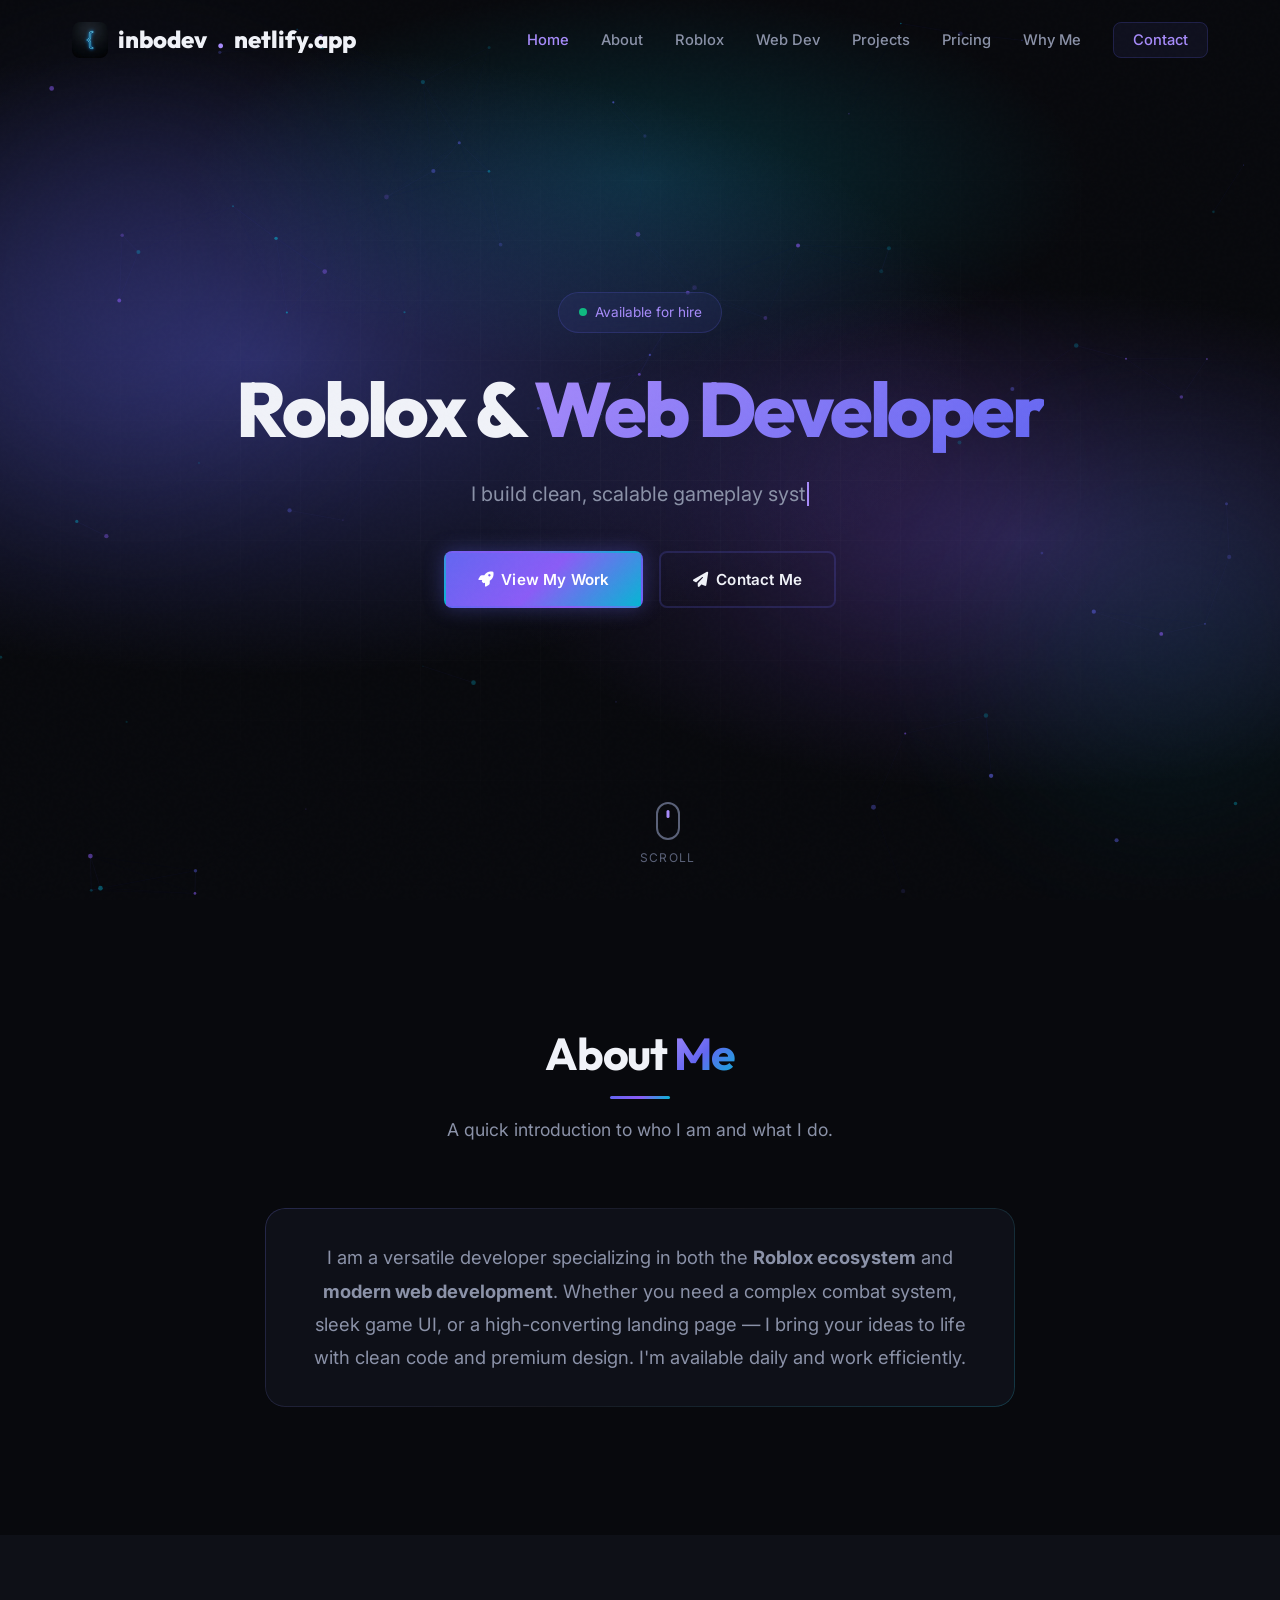
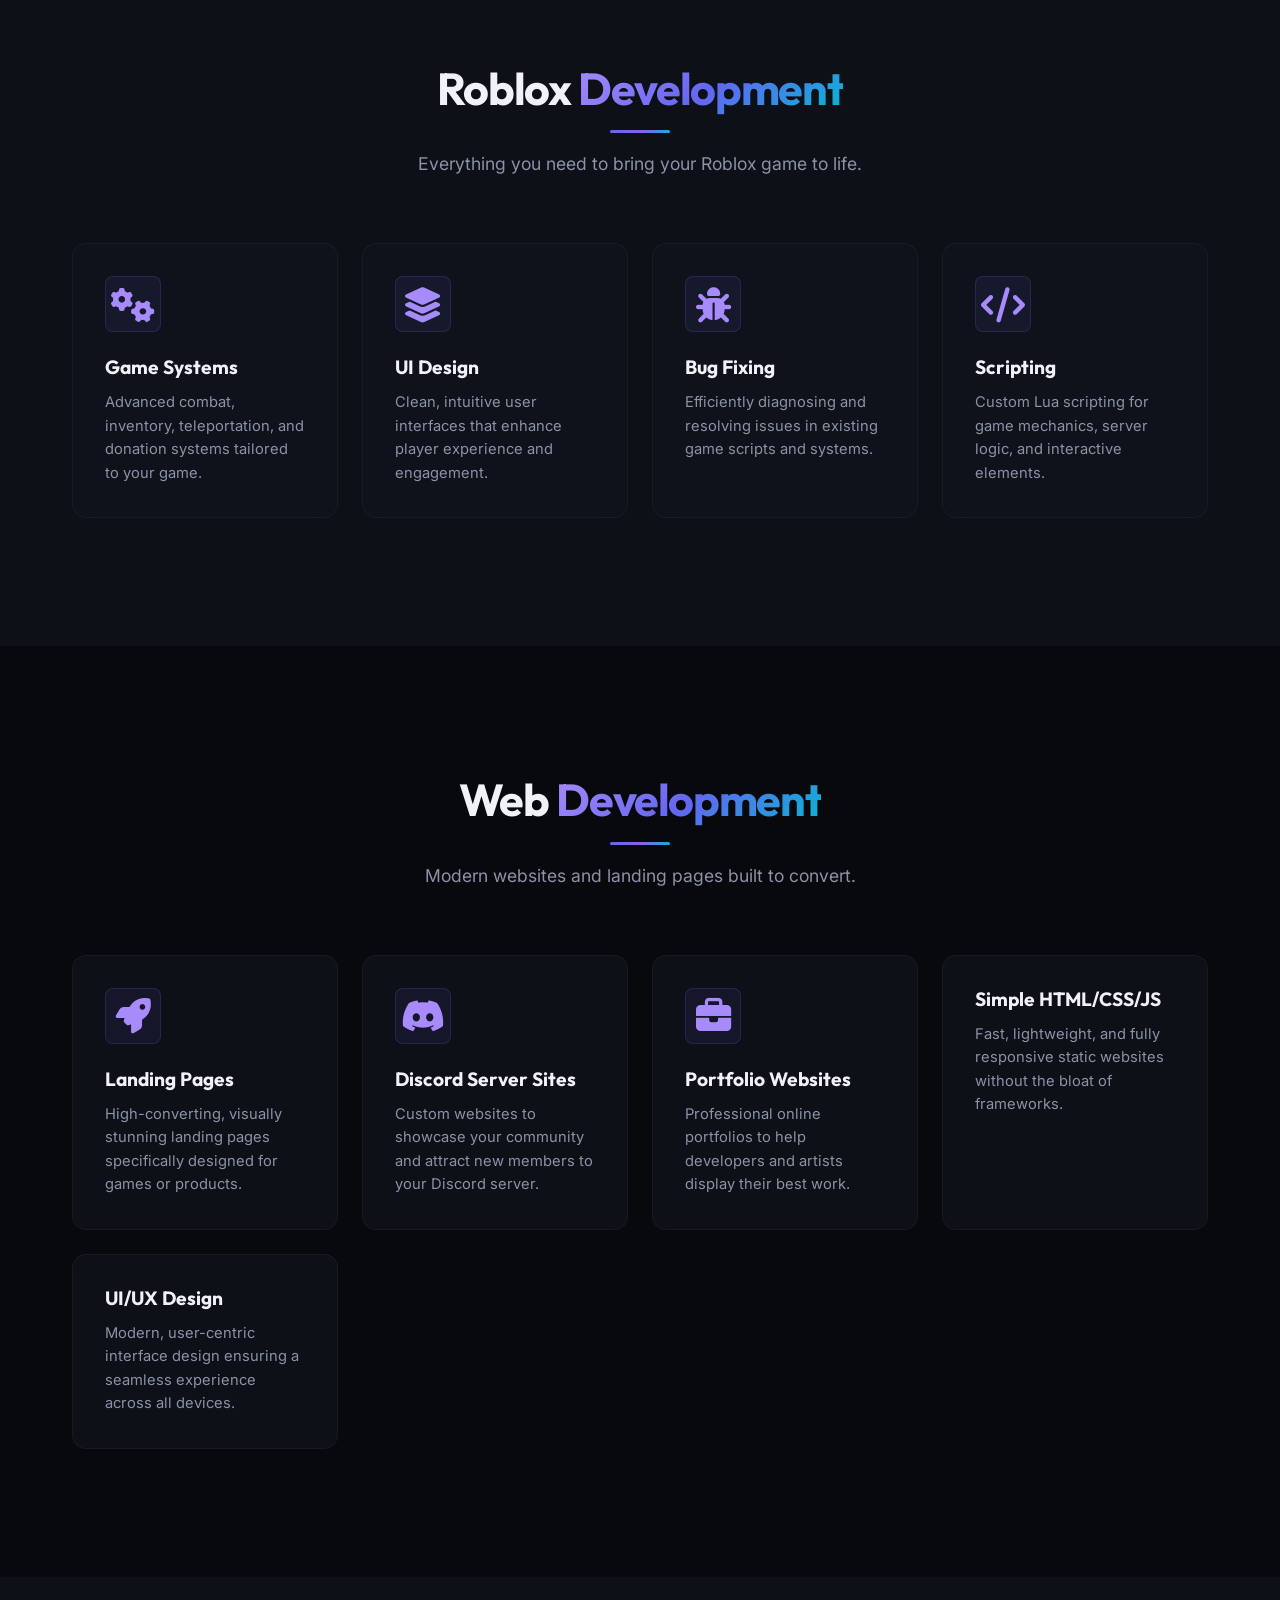
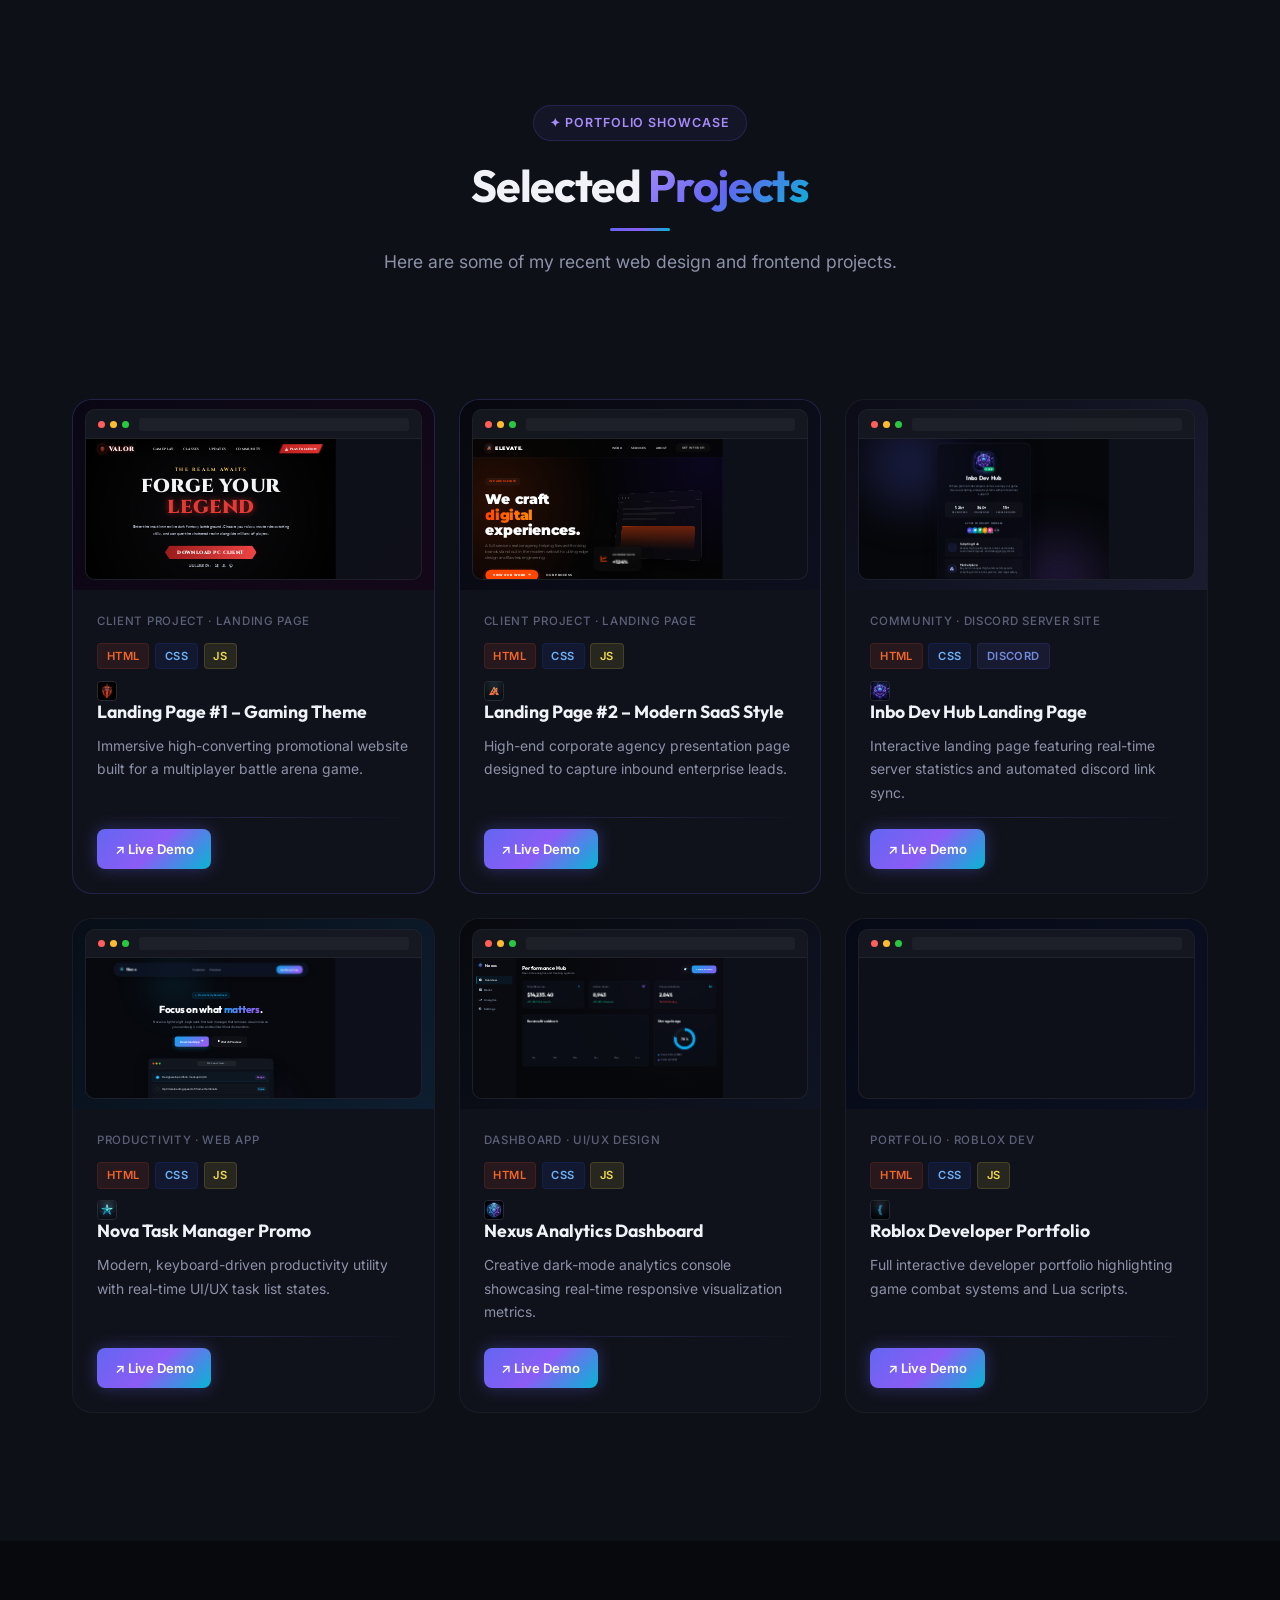
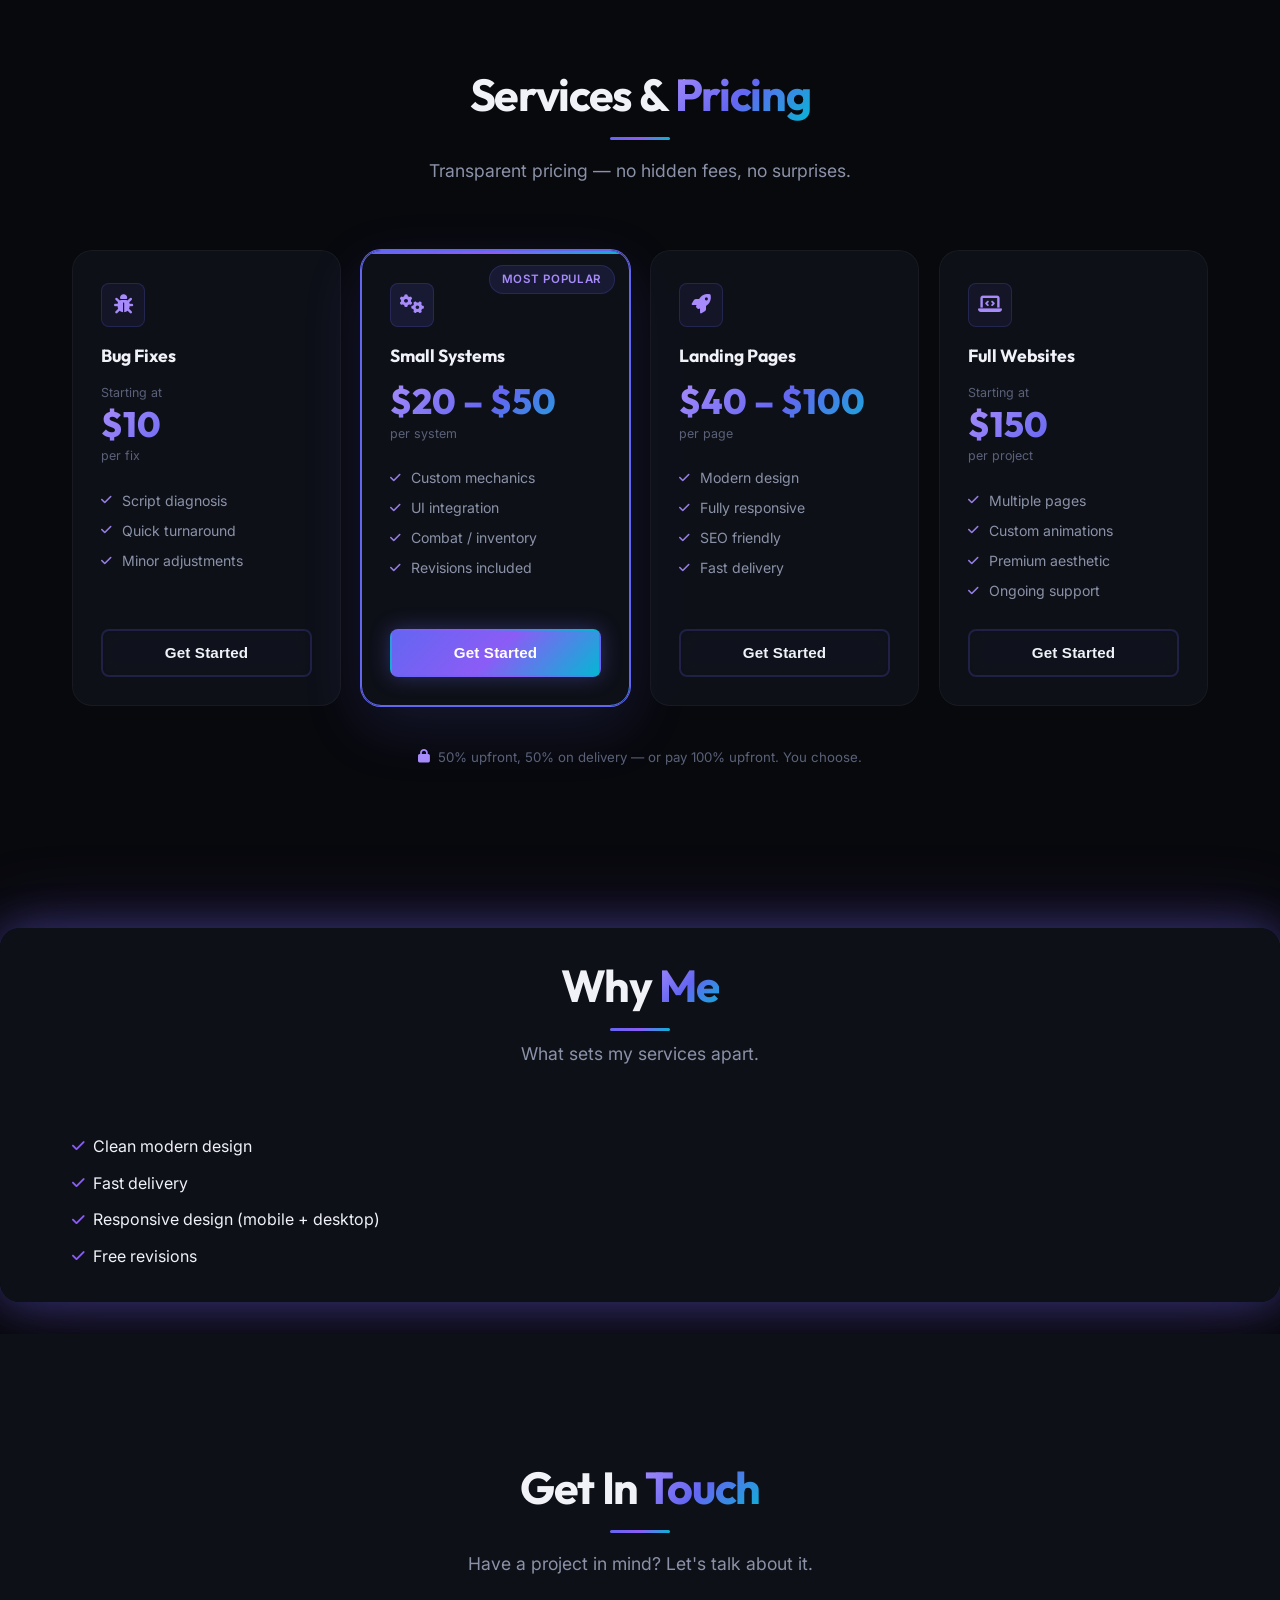
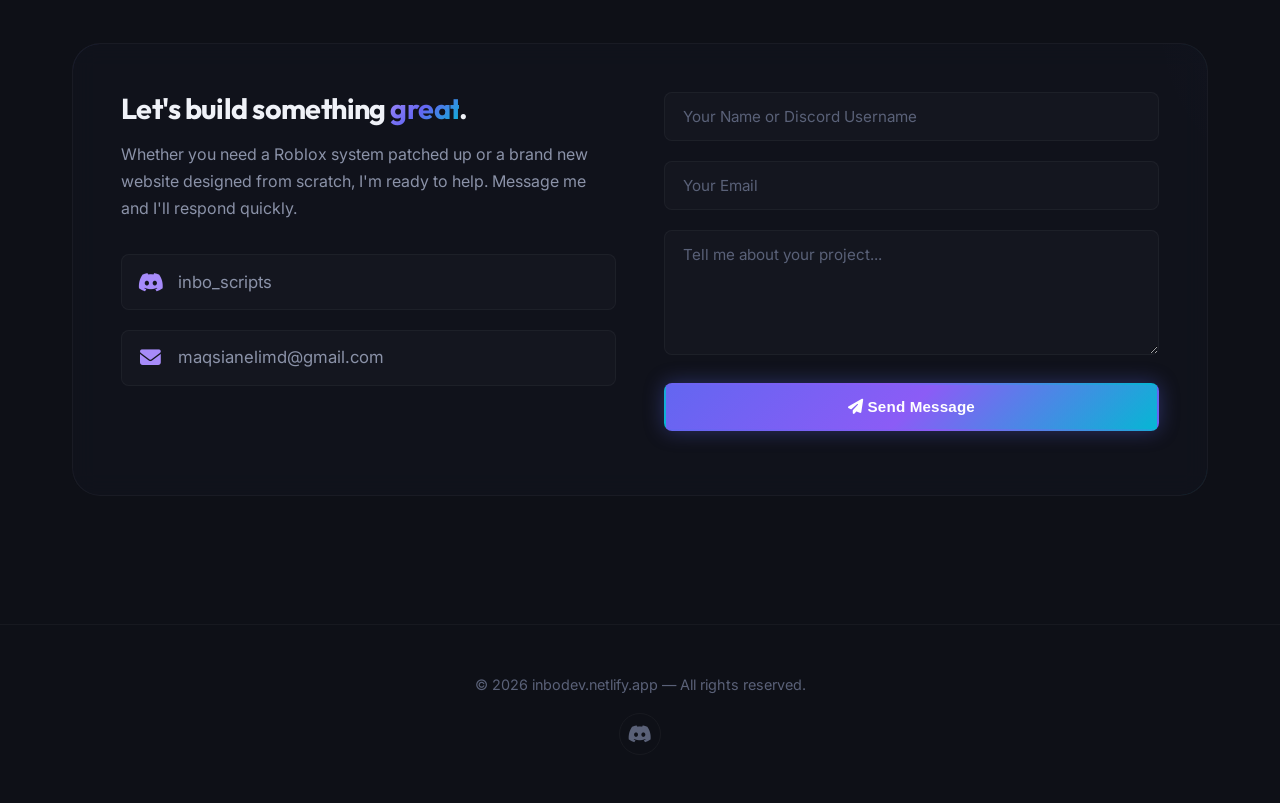
<file: index.html>
<!DOCTYPE html>
<html lang="en">
<head>
    <meta charset="UTF-8">
    <meta name="viewport" content="width=device-width, initial-scale=1.0">
    <meta name="description" content="Professional Roblox & Web Developer — Custom game systems, UI design, and modern landing pages built with precision.">
    <title>inbodev.netlify.app — Roblox & Web Developer</title>
    <link rel="icon" type="image/png" href="assets/portfolio_logo.png">
    <link rel="preconnect" href="https://fonts.googleapis.com">
    <link rel="preconnect" href="https://fonts.gstatic.com" crossorigin>
    <link href="https://fonts.googleapis.com/css2?family=Inter:wght@300;400;500;600;700&family=Outfit:wght@400;600;700;800&display=swap" rel="stylesheet">
    <link rel="stylesheet" href="https://cdnjs.cloudflare.com/ajax/libs/font-awesome/6.4.0/css/all.min.css">
    <style>
/* ============================================
   PREMIUM PORTFOLIO — Design System
   ============================================ */

:root {
    --bg-primary: #08090d;
    --bg-secondary: #0e1017;
    --bg-elevated: #13151c;
    --bg-card: rgba(18, 20, 30, 0.7);
    --bg-card-hover: rgba(25, 28, 42, 0.85);
    --text-primary: #f0f2f8;
    --text-secondary: #8b92a8;
    --text-muted: #5a6178;
    --accent-1: #6366f1;
    --accent-2: #8b5cf6;
    --accent-3: #a78bfa;
    --accent-4: #06b6d4;
    --gradient-accent: linear-gradient(135deg, var(--accent-1), var(--accent-2), var(--accent-4));
    --gradient-accent-text: linear-gradient(135deg, var(--accent-3), var(--accent-1), var(--accent-4));
    --glow-accent: rgba(99, 102, 241, 0.35);
    --glow-purple: rgba(139, 92, 246, 0.25);
    --glow-cyan: rgba(6, 182, 212, 0.2);
    --border-subtle: rgba(255, 255, 255, 0.04);
    --border-accent: rgba(99, 102, 241, 0.2);
    --border-glow: rgba(139, 92, 246, 0.35);
    --font-heading: 'Outfit', sans-serif;
    --font-body: 'Inter', sans-serif;
    --ease-out-expo: cubic-bezier(0.16, 1, 0.3, 1);
    --ease-spring: cubic-bezier(0.34, 1.56, 0.64, 1);
    --transition-fast: 0.2s var(--ease-out-expo);
    --transition-base: 0.4s var(--ease-out-expo);
    --transition-slow: 0.7s var(--ease-out-expo);
    --shadow-sm: 0 2px 8px rgba(0,0,0,0.3);
    --shadow-md: 0 8px 30px rgba(0,0,0,0.4);
    --shadow-lg: 0 20px 60px rgba(0,0,0,0.5);
    --shadow-glow: 0 0 40px var(--glow-accent), 0 0 80px var(--glow-purple);
    --shadow-glow-sm: 0 0 20px var(--glow-accent);
    --section-padding: 8rem 0;
    --container-max: 1200px;
    --radius-sm: 8px;
    --radius-md: 14px;
    --radius-lg: 20px;
    --radius-xl: 28px;
}

*, *::before, *::after { margin: 0; padding: 0; box-sizing: border-box; }

html { scroll-behavior: smooth; -webkit-font-smoothing: antialiased; -moz-osx-font-smoothing: grayscale; }

body {
    font-family: var(--font-body);
    background-color: var(--bg-primary);
    color: var(--text-primary);
    line-height: 1.7;
    overflow-x: hidden;
    position: relative;
}

body::before {
    content: '';
    position: fixed;
    inset: 0;
    background-image: url("data:image/svg+xml,%3Csvg viewBox='0 0 256 256' xmlns='http://www.w3.org/2000/svg'%3E%3Cfilter id='noise'%3E%3CfeTurbulence type='fractalNoise' baseFrequency='0.9' numOctaves='4' stitchTiles='stitch'/%3E%3C/filter%3E%3Crect width='100%25' height='100%25' filter='url(%23noise)' opacity='0.03'/%3E%3C/svg%3E");
    pointer-events: none;
    z-index: 9999;
    opacity: 0.4;
}

h1, h2, h3, h4, h5, h6 { font-family: var(--font-heading); line-height: 1.15; font-weight: 700; }
a { text-decoration: none; color: inherit; transition: color var(--transition-fast); }
ul { list-style: none; }
img { max-width: 100%; display: block; }
::selection { background: var(--accent-1); color: #fff; }

.container { max-width: var(--container-max); margin: 0 auto; padding: 0 2rem; }
.section { padding: var(--section-padding); position: relative; }
.alt-bg { background-color: var(--bg-secondary); }

/* Scroll Reveal */
.reveal { opacity: 0; transform: translateY(40px); transition: opacity 0.8s var(--ease-out-expo), transform 0.8s var(--ease-out-expo); }
.reveal.revealed { opacity: 1; transform: translateY(0); }
.reveal-left { opacity: 0; transform: translateX(-50px); transition: opacity 0.8s var(--ease-out-expo), transform 0.8s var(--ease-out-expo); }
.reveal-left.revealed { opacity: 1; transform: translateX(0); }
.reveal-right { opacity: 0; transform: translateX(50px); transition: opacity 0.8s var(--ease-out-expo), transform 0.8s var(--ease-out-expo); }
.reveal-right.revealed { opacity: 1; transform: translateX(0); }
.reveal-scale { opacity: 0; transform: scale(0.9); transition: opacity 0.8s var(--ease-out-expo), transform 0.8s var(--ease-out-expo); }
.reveal-scale.revealed { opacity: 1; transform: scale(1); }
.stagger-children .reveal:nth-child(1) { transition-delay: 0ms; }
.stagger-children .reveal:nth-child(2) { transition-delay: 100ms; }
.stagger-children .reveal:nth-child(3) { transition-delay: 200ms; }
.stagger-children .reveal:nth-child(4) { transition-delay: 300ms; }
.stagger-children .reveal:nth-child(5) { transition-delay: 400ms; }
.stagger-children .reveal:nth-child(6) { transition-delay: 500ms; }

.gradient-text { background: var(--gradient-accent-text); -webkit-background-clip: text; -webkit-text-fill-color: transparent; background-clip: text; }
.accent { color: var(--accent-3); }

.section-title { font-size: 2.8rem; text-align: center; margin-bottom: 1rem; letter-spacing: -0.03em; }
.section-subtitle { text-align: center; color: var(--text-secondary); font-size: 1.1rem; max-width: 600px; margin: 0 auto 4rem; }
.section-title::after { content: ''; display: block; width: 60px; height: 3px; background: var(--gradient-accent); margin: 1rem auto 0; border-radius: 2px; }

/* Buttons */
.btn { display: inline-flex; align-items: center; justify-content: center; gap: 0.5rem; padding: 0.85rem 2rem; border-radius: var(--radius-sm); font-weight: 600; font-size: 0.95rem; cursor: pointer; text-align: center; border: 2px solid transparent; position: relative; overflow: hidden; transition: all var(--transition-base); letter-spacing: 0.01em; }
.btn::before { content: ''; position: absolute; inset: 0; background: linear-gradient(135deg, rgba(255,255,255,0.1), rgba(255,255,255,0)); opacity: 0; transition: opacity var(--transition-fast); }
.btn:hover::before { opacity: 1; }
.btn-primary { background: var(--gradient-accent); color: #fff; box-shadow: var(--shadow-glow-sm); }
.btn-primary:hover { transform: translateY(-3px); box-shadow: var(--shadow-glow); filter: brightness(1.15); }
.btn-primary:active { transform: translateY(-1px); }
.btn-secondary { background: transparent; border-color: var(--border-accent); color: var(--text-primary); backdrop-filter: blur(8px); }
.btn-secondary:hover { border-color: var(--accent-2); color: var(--accent-3); transform: translateY(-3px); box-shadow: 0 0 25px var(--glow-purple); }
.btn-outline { background: transparent; border-color: var(--border-accent); color: var(--accent-3); padding: 0.65rem 1.4rem; font-size: 0.9rem; }
.btn-outline:hover { background: var(--gradient-accent); border-color: transparent; color: #fff; transform: translateY(-2px); box-shadow: var(--shadow-glow-sm); }
.btn-block { display: block; width: 100%; }

/* Navbar */
.navbar { position: fixed; top: 0; width: 100%; z-index: 1000; transition: all var(--transition-base); background: transparent; border-bottom: 1px solid transparent; }
.navbar.scrolled { background: rgba(8, 9, 13, 0.85); backdrop-filter: blur(20px) saturate(1.8); border-bottom: 1px solid var(--border-subtle); box-shadow: 0 4px 30px rgba(0,0,0,0.3); }
.nav-container { max-width: var(--container-max); margin: 0 auto; padding: 1.2rem 2rem; display: flex; justify-content: space-between; align-items: center; }
.logo { font-family: var(--font-heading); font-size: 1.5rem; font-weight: 800; display: flex; align-items: center; gap: 10px; }
.logo img { height: 36px; border-radius: var(--radius-sm); transition: transform var(--transition-fast); }
.logo:hover img { transform: scale(1.1) rotate(-3deg); }
.nav-links { display: flex; gap: 2rem; align-items: center; }
.nav-links a { font-size: 0.92rem; font-weight: 500; color: var(--text-secondary); position: relative; padding: 0.25rem 0; transition: color var(--transition-base), transform var(--transition-base); }
.nav-links a:hover { color: var(--text-primary); transform: scale(1.05); }
.nav-links a::after { content: ''; position: absolute; bottom: -2px; left: 0; width: 0; height: 2px; background: var(--gradient-accent); border-radius: 1px; transition: width var(--transition-base); }
.nav-links a:hover::after { width: 100%; }
.btn-nav { background: rgba(99, 102, 241, 0.08) !important; color: var(--accent-3) !important; padding: 0.5rem 1.2rem !important; border-radius: var(--radius-sm) !important; border: 1px solid var(--border-accent) !important; transition: all var(--transition-base) !important; }
.btn-nav::after { display: none !important; }
.btn-nav:hover { background: var(--accent-1) !important; color: #fff !important; border-color: var(--accent-1) !important; box-shadow: var(--shadow-glow-sm) !important; transform: translateY(-2px) !important; }
.hamburger { display: none; font-size: 1.5rem; cursor: pointer; color: var(--text-primary); transition: color var(--transition-fast); }
.hamburger:hover { color: var(--accent-3); }

/* Hero */
.hero { min-height: 100vh; display: flex; align-items: center; justify-content: center; text-align: center; position: relative; padding: 0 2rem; overflow: hidden; }
.hero::before { content: ''; position: absolute; inset: 0; background: radial-gradient(ellipse 80% 50% at 20% 40%, var(--glow-accent) 0%, transparent 70%), radial-gradient(ellipse 60% 40% at 80% 60%, var(--glow-purple) 0%, transparent 70%), radial-gradient(ellipse 50% 30% at 50% 20%, var(--glow-cyan) 0%, transparent 70%); animation: meshFloat 12s ease-in-out infinite alternate; z-index: 0; }
@keyframes meshFloat { 0% { opacity: 0.6; transform: scale(1) rotate(0deg); } 50% { opacity: 0.8; transform: scale(1.05) rotate(1deg); } 100% { opacity: 0.6; transform: scale(1) rotate(-1deg); } }
.hero-grid-pattern { position: absolute; inset: 0; background-image: linear-gradient(rgba(255,255,255,0.02) 1px, transparent 1px), linear-gradient(90deg, rgba(255,255,255,0.02) 1px, transparent 1px); background-size: 60px 60px; z-index: 1; mask-image: radial-gradient(ellipse 70% 60% at center, black, transparent); }
#particles-canvas { position: absolute; inset: 0; z-index: 1; pointer-events: none; }
.hero-content { max-width: 900px; z-index: 3; position: relative; }
.hero-badge { display: inline-flex; align-items: center; gap: 0.5rem; padding: 0.5rem 1.2rem; background: rgba(99, 102, 241, 0.08); border: 1px solid var(--border-accent); border-radius: 50px; font-size: 0.85rem; color: var(--accent-3); margin-bottom: 2rem; backdrop-filter: blur(10px); animation: fadeInDown 1s var(--ease-out-expo) 0.2s both; }
.hero-badge .pulse-dot { width: 8px; height: 8px; background: #10b981; border-radius: 50%; animation: pulse 2s ease-in-out infinite; }
@keyframes pulse { 0%, 100% { opacity: 1; transform: scale(1); } 50% { opacity: 0.5; transform: scale(1.5); } }
.hero-title { font-size: clamp(3rem, 6vw, 5rem); font-weight: 800; letter-spacing: -0.04em; margin-bottom: 1.5rem; animation: fadeInUp 1s var(--ease-out-expo) 0.4s both; }
.hero-title .gradient-text { background-size: 200% 200%; animation: gradientShift 4s ease-in-out infinite; }
@keyframes gradientShift { 0%, 100% { background-position: 0% 50%; } 50% { background-position: 100% 50%; } }
.hero-subtitle { font-size: 1.25rem; color: var(--text-secondary); margin-bottom: 2.5rem; max-width: 600px; margin-left: auto; margin-right: auto; animation: fadeInUp 1s var(--ease-out-expo) 0.6s both; }
.typewriter-cursor { display: inline-block; width: 2px; height: 1.2em; background: var(--accent-3); margin-left: 2px; vertical-align: text-bottom; animation: blink 1s step-end infinite; }
@keyframes blink { 0%, 100% { opacity: 1; } 50% { opacity: 0; } }
.hero-buttons { display: flex; gap: 1rem; justify-content: center; animation: fadeInUp 1s var(--ease-out-expo) 0.8s both; }
.hero-orb { position: absolute; border-radius: 50%; filter: blur(80px); z-index: 0; pointer-events: none; }
.hero-orb-1 { width: 400px; height: 400px; background: var(--accent-1); opacity: 0.12; top: 10%; left: -5%; animation: float1 8s ease-in-out infinite; }
.hero-orb-2 { width: 350px; height: 350px; background: var(--accent-4); opacity: 0.08; bottom: 10%; right: -5%; animation: float2 10s ease-in-out infinite; }
.hero-orb-3 { width: 250px; height: 250px; background: var(--accent-2); opacity: 0.1; top: 40%; right: 20%; animation: float3 12s ease-in-out infinite; }
@keyframes float1 { 0%, 100% { transform: translate(0, 0); } 50% { transform: translate(30px, -40px); } }
@keyframes float2 { 0%, 100% { transform: translate(0, 0); } 50% { transform: translate(-25px, 35px); } }
@keyframes float3 { 0%, 100% { transform: translate(0, 0); } 50% { transform: translate(-20px, -30px); } }
.scroll-indicator { position: absolute; bottom: 2rem; left: 50%; transform: translateX(-50%); z-index: 3; display: flex; flex-direction: column; align-items: center; gap: 0.5rem; color: var(--text-muted); font-size: 0.75rem; letter-spacing: 0.1em; text-transform: uppercase; animation: fadeInUp 1s var(--ease-out-expo) 1.2s both; }
.scroll-indicator .mouse { width: 24px; height: 38px; border: 2px solid var(--text-muted); border-radius: 12px; position: relative; }
.scroll-indicator .mouse::after { content: ''; width: 3px; height: 8px; background: var(--accent-3); border-radius: 2px; position: absolute; top: 6px; left: 50%; transform: translateX(-50%); animation: scrollDot 2s ease-in-out infinite; }
@keyframes scrollDot { 0% { opacity: 1; transform: translateX(-50%) translateY(0); } 100% { opacity: 0; transform: translateX(-50%) translateY(14px); } }
@keyframes fadeInUp { from { opacity: 0; transform: translateY(30px); } to { opacity: 1; transform: translateY(0); } }
@keyframes fadeInDown { from { opacity: 0; transform: translateY(-20px); } to { opacity: 1; transform: translateY(0); } }

/* About */
.about-content { display: flex; justify-content: center; }
.about-text { max-width: 750px; text-align: center; font-size: 1.15rem; color: var(--text-secondary); line-height: 1.8; }
.about-text p { position: relative; padding: 2rem 2.5rem; background: var(--bg-card); border: 1px solid var(--border-subtle); border-radius: var(--radius-lg); backdrop-filter: blur(12px); }
.about-text p::before { content: ''; position: absolute; inset: -1px; border-radius: var(--radius-lg); padding: 1px; background: linear-gradient(135deg, var(--border-accent), transparent 50%, var(--glow-cyan)); mask: linear-gradient(#fff 0 0) content-box, linear-gradient(#fff 0 0); mask-composite: exclude; -webkit-mask-composite: xor; pointer-events: none; }

/* Cards */
.cards-grid { display: grid; grid-template-columns: repeat(auto-fit, minmax(260px, 1fr)); gap: 1.5rem; }
.card { background: var(--bg-card); border: 1px solid var(--border-subtle); padding: 2rem; border-radius: var(--radius-md); transition: all var(--transition-base); position: relative; overflow: hidden; backdrop-filter: blur(12px); }
.card::before { content: ''; position: absolute; inset: -1px; border-radius: var(--radius-md); padding: 1px; background: linear-gradient(135deg, transparent, transparent); mask: linear-gradient(#fff 0 0) content-box, linear-gradient(#fff 0 0); mask-composite: exclude; -webkit-mask-composite: xor; pointer-events: none; transition: background var(--transition-base); }
.card:hover::before { background: radial-gradient(180px circle at var(--mouse-x, 0px) var(--mouse-y, 0px), var(--accent-2) 0%, rgba(99, 102, 241, 0.4) 50%, transparent 100%); }
.card::after { content: ''; position: absolute; top: 0; left: 0; right: 0; height: 80px; background: linear-gradient(180deg, var(--glow-accent), transparent); opacity: 0; transition: opacity var(--transition-base); pointer-events: none; }
.card:hover::after { opacity: 0.15; }
.card:hover { transform: translateY(-8px); box-shadow: var(--shadow-lg); background: radial-gradient(400px circle at var(--mouse-x, 0px) var(--mouse-y, 0px), rgba(99, 102, 241, 0.12), transparent 70%), var(--bg-card-hover); }
.card-icon { font-size: 2.2rem; margin-bottom: 1.5rem; width: 56px; height: 56px; display: flex; align-items: center; justify-content: center; background: rgba(99, 102, 241, 0.08); border-radius: var(--radius-sm); border: 1px solid var(--border-accent); color: var(--accent-3); transition: all var(--transition-base); }
.card:hover .card-icon { background: rgba(99, 102, 241, 0.15); border-color: var(--accent-2); transform: scale(1.08); box-shadow: 0 0 20px var(--glow-accent); }
.card h3 { margin-bottom: 0.8rem; font-size: 1.2rem; color: var(--text-primary); }
.card p { color: var(--text-secondary); font-size: 0.92rem; line-height: 1.6; }

/* Project cards (old) */
.projects-grid { display: grid; grid-template-columns: repeat(auto-fit, minmax(320px, 1fr)); gap: 2rem; }
.project-card { background: var(--bg-card); border: 1px solid var(--border-subtle); border-radius: var(--radius-lg); overflow: hidden; transition: all var(--transition-base); display: flex; flex-direction: column; position: relative; }
.project-card::before { content: ''; position: absolute; inset: -1px; border-radius: var(--radius-lg); padding: 1px; background: linear-gradient(135deg, transparent, transparent); mask: linear-gradient(#fff 0 0) content-box, linear-gradient(#fff 0 0); mask-composite: exclude; -webkit-mask-composite: xor; pointer-events: none; transition: background var(--transition-base); z-index: 2; }
.project-card:hover::before { background: linear-gradient(135deg, var(--accent-1), var(--accent-4)); }
.project-card:hover { transform: translateY(-8px) scale(1.01); box-shadow: var(--shadow-lg); }
.project-content { padding: 1.8rem; flex-grow: 1; display: flex; flex-direction: column; }
.project-content h3 { margin-bottom: 0.6rem; font-size: 1.2rem; }
.project-content p { color: var(--text-secondary); margin-bottom: 1.5rem; flex-grow: 1; font-size: 0.92rem; line-height: 1.6; }

/* Pricing */
.pricing-grid { display: grid; grid-template-columns: repeat(4, 1fr); gap: 1.25rem; align-items: stretch; }
.price-card { background: var(--bg-card); border: 1px solid var(--border-subtle); border-radius: var(--radius-lg); padding: 2rem 1.75rem 1.75rem; display: flex; flex-direction: column; gap: 0; position: relative; transition: transform var(--transition-base), box-shadow var(--transition-base), border-color var(--transition-base); backdrop-filter: blur(12px); overflow: hidden; }
.price-card::after { content: ''; position: absolute; inset: -1px; border-radius: var(--radius-lg); padding: 1px; background: linear-gradient(135deg, transparent, transparent); mask: linear-gradient(#fff 0 0) content-box, linear-gradient(#fff 0 0); mask-composite: exclude; -webkit-mask-composite: xor; pointer-events: none; transition: background var(--transition-base); }
.price-card:hover::after { background: radial-gradient(180px circle at var(--mouse-x, 0px) var(--mouse-y, 0px), var(--accent-2) 0%, rgba(99, 102, 241, 0.4) 50%, transparent 100%); }
.price-card:hover { transform: translateY(-6px); box-shadow: var(--shadow-lg); border-color: var(--border-accent); background: radial-gradient(400px circle at var(--mouse-x, 0px) var(--mouse-y, 0px), rgba(99, 102, 241, 0.12), transparent 70%), var(--bg-card-hover); }
.price-card.popular { border-color: var(--accent-1); box-shadow: 0 0 0 1px var(--accent-1), 0 20px 60px rgba(99, 102, 241, 0.15); }
.price-card.popular::after { background: linear-gradient(135deg, var(--accent-1), var(--accent-2), var(--accent-4)); }
.price-card.popular:hover { transform: translateY(-6px); box-shadow: 0 0 0 1px var(--accent-1), var(--shadow-glow); }
.price-card.popular::before { content: ''; position: absolute; top: 0; left: 0; right: 0; height: 3px; background: var(--gradient-accent); z-index: 1; }
.badge { position: absolute; top: 14px; right: 14px; background: rgba(99, 102, 241, 0.12); color: var(--accent-3); padding: 0.25rem 0.75rem; border-radius: 50px; font-size: 0.72rem; font-weight: 600; letter-spacing: 0.06em; text-transform: uppercase; border: 1px solid var(--border-accent); }
.price-icon-wrap { width: 44px; height: 44px; display: flex; align-items: center; justify-content: center; background: rgba(99, 102, 241, 0.07); border: 1px solid var(--border-accent); border-radius: var(--radius-sm); color: var(--accent-3); font-size: 1.2rem; margin-bottom: 1.2rem; transition: all var(--transition-base); }
.price-card:hover .price-icon-wrap { background: rgba(99, 102, 241, 0.14); box-shadow: 0 0 16px var(--glow-accent); }
.popular-icon { background: rgba(99, 102, 241, 0.12); }
.price-card h3 { font-size: 1.1rem; font-weight: 700; color: var(--text-primary); margin-bottom: 1rem; }
.price { margin-bottom: 1.5rem; display: flex; flex-direction: column; gap: 0.1rem; }
.price small { font-size: 0.78rem; color: var(--text-muted); font-weight: 400; }
.price span { font-size: 2.2rem; font-weight: 800; line-height: 1.1; background: var(--gradient-accent-text); -webkit-background-clip: text; -webkit-text-fill-color: transparent; background-clip: text; font-family: var(--font-heading); }
.price-unit { font-size: 0.78rem; color: var(--text-muted); }
.price-card ul { list-style: none; display: flex; flex-direction: column; gap: 0.65rem; margin-bottom: 1.75rem; flex: 1; }
.price-card ul li { display: flex; align-items: center; gap: 0.6rem; font-size: 0.88rem; color: var(--text-secondary); line-height: 1.4; }
.price-card ul li i { color: var(--accent-3); font-size: 0.75rem; flex-shrink: 0; opacity: 0.9; }
.price-cta { margin-top: auto; }
.pricing-note { text-align: center; color: var(--text-muted); font-size: 0.83rem; margin-top: 2.5rem; display: flex; align-items: center; justify-content: center; gap: 0.5rem; }
.pricing-note i { color: var(--accent-3); font-size: 0.85rem; }

@media (max-width: 1024px) { .pricing-grid { grid-template-columns: repeat(2, 1fr); } }
@media (max-width: 600px) { .pricing-grid { grid-template-columns: 1fr; } }

/* Contact */
.contact-wrapper { display: grid; grid-template-columns: 1fr 1fr; gap: 3rem; background: var(--bg-card); border: 1px solid var(--border-subtle); padding: 3rem; border-radius: var(--radius-xl); position: relative; overflow: hidden; backdrop-filter: blur(12px); }
.contact-wrapper::before { content: ''; position: absolute; inset: -1px; border-radius: var(--radius-xl); padding: 1px; background: linear-gradient(135deg, var(--border-accent), transparent 40%, var(--glow-cyan)); mask: linear-gradient(#fff 0 0) content-box, linear-gradient(#fff 0 0); mask-composite: exclude; -webkit-mask-composite: xor; pointer-events: none; }
.contact-wrapper::after { content: ''; position: absolute; top: -50%; right: -30%; width: 400px; height: 400px; background: radial-gradient(circle, var(--glow-accent), transparent 70%); opacity: 0.1; pointer-events: none; }
.contact-info h3 { font-size: 1.8rem; margin-bottom: 1rem; letter-spacing: -0.02em; }
.contact-info p { color: var(--text-secondary); margin-bottom: 2rem; line-height: 1.7; }
.contact-details { display: flex; flex-direction: column; gap: 1.2rem; }
.contact-item { display: flex; align-items: center; gap: 1rem; font-size: 1.05rem; color: var(--text-secondary); padding: 0.8rem 1rem; background: rgba(255,255,255,0.02); border-radius: var(--radius-sm); border: 1px solid var(--border-subtle); transition: all var(--transition-fast); }
.contact-item:hover { background: rgba(99, 102, 241, 0.05); border-color: var(--border-accent); }
.contact-item i { color: var(--accent-3); font-size: 1.3rem; width: 24px; text-align: center; }
.form-group { margin-bottom: 1.2rem; }
input, textarea { width: 100%; padding: 0.9rem 1.1rem; background: rgba(255, 255, 255, 0.02); border: 1px solid var(--border-subtle); border-radius: var(--radius-sm); color: var(--text-primary); font-family: var(--font-body); font-size: 0.95rem; transition: all var(--transition-base); }
input:focus, textarea:focus { outline: none; border-color: var(--accent-1); background: rgba(99, 102, 241, 0.03); box-shadow: 0 0 0 3px rgba(99, 102, 241, 0.08); }
input::placeholder, textarea::placeholder { color: var(--text-muted); }
.form-message { margin-top: 1rem; text-align: center; font-weight: 500; font-size: 0.9rem; }

/* Footer */
footer { text-align: center; padding: 3rem 0; border-top: 1px solid var(--border-subtle); background: var(--bg-secondary); position: relative; }
footer p { color: var(--text-muted); margin-bottom: 1rem; font-size: 0.9rem; }
.social-links { display: flex; justify-content: center; gap: 1.5rem; }
.social-links a { color: var(--text-muted); font-size: 1.2rem; width: 42px; height: 42px; display: flex; align-items: center; justify-content: center; border-radius: 50%; border: 1px solid var(--border-subtle); transition: all var(--transition-base); }
.social-links a:hover { color: var(--accent-3); border-color: var(--accent-1); background: rgba(99, 102, 241, 0.08); transform: translateY(-3px); box-shadow: var(--shadow-glow-sm); }

/* Scrollbar */
::-webkit-scrollbar { width: 8px; }
::-webkit-scrollbar-track { background: var(--bg-primary); }
::-webkit-scrollbar-thumb { background: var(--accent-1); border-radius: 4px; }
::-webkit-scrollbar-thumb:hover { background: var(--accent-2); }

/* Responsive */
@media (max-width: 992px) { .contact-wrapper { grid-template-columns: 1fr; } .hero-title { font-size: clamp(2.5rem, 5vw, 3.5rem); } .section-title { font-size: 2.2rem; } }
@media (max-width: 768px) {
    .nav-links { display: none; position: absolute; top: 100%; left: 0; width: 100%; background: rgba(8, 9, 13, 0.95); backdrop-filter: blur(20px); flex-direction: column; padding: 2rem; border-bottom: 1px solid var(--border-subtle); gap: 1rem; }
    .nav-links.active { display: flex; }
    .nav-links a::after { display: none; }
    .hamburger { display: block; }
    .hero-title { font-size: 2.2rem; }
    .hero-buttons { flex-direction: column; align-items: center; }
    .cards-grid { grid-template-columns: 1fr; }
    .projects-grid { grid-template-columns: 1fr; }
    .pricing-grid { grid-template-columns: 1fr; }
    .price-card.popular { transform: none; }
    .price-card.popular:hover { transform: translateY(-8px); }
    .section { padding: 5rem 0; }
    .section-title { font-size: 1.8rem; }
    .contact-wrapper { padding: 2rem; }
}
@media (max-width: 480px) { .container { padding: 0 1.2rem; } .hero-title { font-size: 1.8rem; } .hero-subtitle { font-size: 1rem; } .contact-wrapper { padding: 1.5rem; } }

/* Projects v2 */
.projects-grid-new { display: grid; grid-template-columns: repeat(3, 1fr); gap: 1.5rem; }
.proj-filter { padding: 0.5rem 1.2rem; border-radius: 50px; font-size: 0.82rem; font-weight: 600; cursor: pointer; border: 1px solid var(--border-accent); background: transparent; color: var(--text-secondary); transition: all 0.25s ease; font-family: var(--font-body); letter-spacing: 0.02em; }
.proj-filter:hover { color: var(--text-primary); border-color: var(--accent-2); }
.proj-filter.active { background: var(--gradient-accent); border-color: transparent; color: #fff; box-shadow: 0 0 20px var(--glow-accent); }
.proj-card-new { background: var(--bg-card); border: 1px solid var(--border-subtle); border-radius: var(--radius-lg); overflow: hidden; display: flex; flex-direction: column; position: relative; transition: transform 0.35s var(--ease-out-expo), box-shadow 0.35s ease, border-color 0.35s ease; cursor: pointer; }
.proj-card-new::before { content: ''; position: absolute; inset: -1px; border-radius: var(--radius-lg); padding: 1px; background: linear-gradient(135deg, transparent, transparent); mask: linear-gradient(#fff 0 0) content-box, linear-gradient(#fff 0 0); mask-composite: exclude; -webkit-mask-composite: xor; pointer-events: none; transition: background var(--transition-base); z-index: 5; }
.proj-card-new:hover::before { background: radial-gradient(180px circle at var(--mouse-x, 0px) var(--mouse-y, 0px), var(--accent-2) 0%, rgba(99, 102, 241, 0.4) 50%, transparent 100%); }
.proj-card-new:hover { transform: translateY(-10px); box-shadow: 0 28px 60px rgba(0,0,0,0.5), 0 0 40px var(--glow-accent); border-color: rgba(99,102,241,0.35); background: radial-gradient(400px circle at var(--mouse-x, 0px) var(--mouse-y, 0px), rgba(99, 102, 241, 0.12), transparent 70%), var(--bg-card-hover); }
.proj-card-new.featured { border-color: var(--border-accent); }
.proj-thumb { position: relative; height: 190px; overflow: hidden; background: linear-gradient(135deg, #07080f, #0e1020); padding: 0.75rem; display: flex; align-items: center; justify-content: center; }
.gaming-thumb { background: linear-gradient(135deg, #0a0714, #140818); }
.saas-thumb { background: linear-gradient(135deg, #07080f, #0d0f1e); }
.roblox-thumb { background: linear-gradient(135deg, #060a16, #0b1022); }
.discord-thumb { background: linear-gradient(135deg, #0b0c16, #1b1c30); }
.html-thumb { background: linear-gradient(135deg, #070e17, #0d1e30); }
.uiux-thumb { background: linear-gradient(135deg, #07090e, #0f1423); }
.proj-body-new { padding: 1.4rem 1.5rem 1.5rem; flex: 1; display: flex; flex-direction: column; gap: 0.7rem; }
.proj-meta { font-size: 0.72rem; color: var(--text-muted); font-weight: 500; letter-spacing: 0.06em; text-transform: uppercase; }
.proj-tags-new { display: flex; flex-wrap: wrap; gap: 0.35rem; }
.ptag { padding: 0.18rem 0.55rem; border-radius: 4px; font-size: 0.7rem; font-weight: 600; letter-spacing: 0.04em; text-transform: uppercase; }
.ptag.html { background: rgba(228,77,38,0.1); color: #f06529; border: 1px solid rgba(228,77,38,0.15); }
.ptag.css { background: rgba(38,77,228,0.1); color: #6eb3f7; border: 1px solid rgba(38,77,228,0.15); }
.ptag.js { background: rgba(240,219,79,0.1); color: #f0db4f; border: 1px solid rgba(240,219,79,0.15); }
.ptag.roblox { background: rgba(6,182,212,0.1); color: var(--accent-4); border: 1px solid rgba(6,182,212,0.15); }
.ptag.lua { background: rgba(99,102,241,0.1); color: var(--accent-3); border: 1px solid rgba(99,102,241,0.15); }
.ptag.design { background: rgba(139,92,246,0.1); color: #c4b5fd; border: 1px solid rgba(139,92,246,0.15); }
.ptag.discord-tag { background: rgba(88,101,242,0.1); color: #7289da; border: 1px solid rgba(88,101,242,0.15); }
.proj-title-new { font-family: var(--font-heading); font-size: 1.1rem; font-weight: 700; color: var(--text-primary); line-height: 1.3; }
.proj-desc-new { font-size: 0.87rem; color: var(--text-secondary); line-height: 1.7; flex: 1; }
.proj-divider { height: 1px; background: linear-gradient(90deg, transparent, var(--border-accent), transparent); }
.proj-actions-new { display: flex; gap: 0.6rem; }
.btn-demo { display: inline-flex; align-items: center; gap: 0.4rem; padding: 0.55rem 1.1rem; border-radius: var(--radius-sm); font-size: 0.82rem; font-weight: 600; background: var(--gradient-accent); color: #fff; border: none; text-decoration: none; box-shadow: 0 0 16px var(--glow-accent); transition: all 0.2s ease; }
.btn-demo:hover { filter: brightness(1.18); transform: translateY(-2px); }
.proj-card-new.hidden { display: none; }
@media (max-width: 900px) { .projects-grid-new { grid-template-columns: repeat(2, 1fr); } }
@media (max-width: 580px) { .projects-grid-new { grid-template-columns: 1fr; } }

/* iframe mockup */
.mockup-frame-wrap { width: 100%; background: rgba(14, 16, 26, 0.95); border: 1px solid rgba(255,255,255,0.07); border-radius: 10px; overflow: hidden; }
.mockup-bar-top { background: rgba(255,255,255,0.03); padding: 0.45rem 0.75rem; display: flex; gap: 5px; align-items: center; border-bottom: 1px solid rgba(255,255,255,0.05); }
.dot { width: 7px; height: 7px; border-radius: 50%; }
.dot.r { background: #ff5f57; } .dot.y { background: #febc2e; } .dot.g { background: #28c840; }
.mockup-url { flex: 1; background: rgba(255,255,255,0.04); border-radius: 3px; height: 13px; margin-left: 5px; }
.iframe-scaler { position: relative; width: 100%; height: 140px; overflow: hidden; }
.iframe-scaler iframe { position: absolute; top: 0; left: 0; width: 1280px; height: 800px; border: none; transform: scale(0.195); transform-origin: top left; pointer-events: none; border-radius: 0; }

/* Why Me */
#why-me { background: var(--bg-card); backdrop-filter: blur(12px); border-radius: var(--radius-lg); padding: 2rem; box-shadow: var(--shadow-glow); margin: 2rem 0; }
#why-me .section-title { margin-bottom: 0.5rem; }
#why-me .why-list { display: flex; flex-direction: column; gap: 0.6rem; margin-top: 1rem; }
#why-me .why-list li { display: flex; align-items: center; gap: 0.5rem; font-size: 1rem; color: var(--text-primary); }
#why-me .why-list li i { color: var(--accent-2); font-size: 0.9rem; }

/* ============================================
   PAYMENT MODAL — v2 (compact, scrollable, tabbed)
   ============================================ */
.paymodal-overlay {
  display: none; position: fixed; inset: 0;
  background: rgba(0,0,0,0.80); z-index: 9999;
  align-items: center; justify-content: center;
  padding: 0.75rem; backdrop-filter: blur(8px);
  overflow-y: auto;
}
.paymodal-overlay.active { display: flex; }

.paymodal {
  background: var(--bg-secondary);
  border: 1px solid var(--border-accent);
  border-radius: var(--radius-lg);
  width: 100%; max-width: 420px;
  max-height: calc(100dvh - 1.5rem);
  overflow-y: auto;
  overflow-x: hidden;
  animation: paymodalIn 0.3s var(--ease-spring) both;
  box-shadow: 0 24px 70px rgba(0,0,0,0.7), 0 0 35px var(--glow-accent);
  scrollbar-width: thin;
  scrollbar-color: var(--accent-1) transparent;
}
.paymodal::-webkit-scrollbar { width: 4px; }
.paymodal::-webkit-scrollbar-thumb { background: var(--accent-1); border-radius: 2px; }

@keyframes paymodalIn { from { opacity: 0; transform: scale(0.92) translateY(16px); } to { opacity: 1; transform: scale(1) translateY(0); } }

/* Header */
.paymodal-header {
  background: var(--gradient-accent);
  padding: 1rem 1.25rem; text-align: center; position: relative;
}
.paymodal-header h2 { font-size: 1.1rem; font-weight: 700; margin: 0 0 0.15rem; color: #fff; }
.paymodal-header p { font-size: 0.75rem; color: rgba(255,255,255,0.75); margin: 0; }
.paymodal-close {
  position: absolute; top: 0.75rem; right: 0.75rem;
  background: rgba(255,255,255,0.15); border: none; color: #fff;
  width: 26px; height: 26px; border-radius: 50%; font-size: 0.85rem;
  cursor: pointer; display: flex; align-items: center; justify-content: center;
  transition: background var(--transition-fast); line-height: 1;
}
.paymodal-close:hover { background: rgba(255,255,255,0.3); }

/* Category tabs */
.paymodal-tabs {
  display: flex; border-bottom: 1px solid var(--border-subtle);
}
.paymodal-tab {
  flex: 1; padding: 0.6rem 0.5rem; text-align: center;
  font-size: 0.75rem; font-weight: 600; color: var(--text-muted);
  cursor: pointer; border: none; background: transparent;
  font-family: var(--font-body); letter-spacing: 0.03em;
  transition: all 0.2s ease; border-bottom: 2px solid transparent;
  display: flex; align-items: center; justify-content: center; gap: 5px;
}
.paymodal-tab:hover { color: var(--text-secondary); }
.paymodal-tab.active { color: var(--accent-3); border-bottom-color: var(--accent-1); background: rgba(99,102,241,0.06); }
.paymodal-tab i { font-size: 0.8rem; }

/* Body */
.paymodal-body { padding: 1rem 1.25rem; }

/* Steps */
.paymodal-steps {
  display: flex; margin-bottom: 1rem;
  background: rgba(255,255,255,0.03);
  border-radius: 6px; overflow: hidden;
  border: 1px solid var(--border-subtle);
}
.pms {
  flex: 1; padding: 0.45rem 0.3rem; text-align: center;
  font-size: 0.65rem; color: var(--text-muted);
  display: flex; align-items: center; justify-content: center; gap: 4px; font-weight: 500;
}
.pms.active { background: rgba(99,102,241,0.12); color: var(--accent-3); font-weight: 600; }
.pms.done { color: #10b981; }
.pms-dot {
  width: 14px; height: 14px; border-radius: 50%;
  background: currentColor; color: var(--bg-primary);
  display: flex; align-items: center; justify-content: center;
  font-size: 8px; flex-shrink: 0;
}

/* Service picker grid */
.paymodal-service-grid {
  display: grid; grid-template-columns: 1fr 1fr; gap: 0.5rem; margin-bottom: 1rem;
}
.paymodal-svc-btn {
  background: rgba(255,255,255,0.02); border: 1px solid var(--border-subtle);
  border-radius: var(--radius-sm); padding: 0.6rem 0.75rem;
  cursor: pointer; transition: all 0.2s ease; text-align: left;
  font-family: var(--font-body);
}
.paymodal-svc-btn:hover { border-color: var(--border-accent); background: rgba(99,102,241,0.06); }
.paymodal-svc-btn.selected { border-color: var(--accent-1); background: rgba(99,102,241,0.1); box-shadow: 0 0 12px var(--glow-accent); }
.paymodal-svc-btn .svc-name { font-size: 0.78rem; font-weight: 600; color: var(--text-primary); display: block; margin-bottom: 0.1rem; }
.paymodal-svc-btn .svc-price { font-size: 0.7rem; color: var(--accent-3); font-weight: 700; }

/* Selected service summary */
.paymodal-service {
  background: rgba(99,102,241,0.07);
  border: 1px solid var(--border-accent);
  border-radius: var(--radius-sm);
  padding: 0.75rem 1rem; margin-bottom: 1rem;
}
.paymodal-service-name { font-size: 0.9rem; font-weight: 600; margin-bottom: 0.15rem; }
.paymodal-service-desc { font-size: 0.75rem; color: var(--text-secondary); line-height: 1.5; }
.paymodal-price-row {
  display: flex; justify-content: space-between; align-items: center;
  margin-top: 0.6rem; padding-top: 0.6rem; border-top: 1px solid var(--border-subtle);
}
.paymodal-price-label { font-size: 0.72rem; color: var(--text-muted); }
.paymodal-price-val {
  font-size: 1.2rem; font-weight: 800;
  background: var(--gradient-accent-text);
  -webkit-background-clip: text; -webkit-text-fill-color: transparent; background-clip: text;
}

/* PayPal container */
#paypal-button-container { border-radius: 6px; overflow: hidden; margin-bottom: 0.6rem; }

/* Divider */
.paymodal-divider { display: flex; align-items: center; gap: 0.6rem; margin-bottom: 0.6rem; }
.paymodal-divider span { font-size: 0.7rem; color: var(--text-muted); white-space: nowrap; }
.paymodal-divider::before, .paymodal-divider::after { content: ''; flex: 1; height: 1px; background: var(--border-subtle); }

/* Discord button */
.paymodal-discord-btn {
  display: flex; align-items: center; justify-content: center; gap: 7px;
  width: 100%; padding: 0.6rem;
  background: rgba(88,101,242,0.08); border: 1px solid rgba(88,101,242,0.25);
  border-radius: var(--radius-sm); color: #7289da;
  font-size: 0.82rem; font-weight: 600; text-decoration: none;
  transition: all 0.2s ease; font-family: var(--font-body); cursor: pointer;
}
.paymodal-discord-btn:hover { background: rgba(88,101,242,0.18); border-color: #7289da; }

.paymodal-note {
  font-size: 0.68rem; color: var(--text-muted);
  text-align: center; margin-top: 0.6rem;
  display: flex; align-items: center; justify-content: center; gap: 4px;
}
.paymodal-note i { color: var(--accent-3); font-size: 0.7rem; }

/* Success state */
.paymodal-success { display: none; padding: 2rem 1.5rem; text-align: center; }
.paymodal-success-icon {
  width: 52px; height: 52px;
  background: rgba(16,185,129,0.12); border: 1px solid rgba(16,185,129,0.3);
  border-radius: 50%; display: flex; align-items: center; justify-content: center;
  margin: 0 auto 1rem; font-size: 1.3rem; color: #10b981;
}
.paymodal-success h3 { font-size: 1.1rem; margin-bottom: 0.4rem; }
.paymodal-success p { font-size: 0.82rem; color: var(--text-secondary); margin-bottom: 1.25rem; line-height: 1.6; }
.paymodal-discord-cta {
  display: inline-flex; align-items: center; gap: 7px;
  padding: 0.7rem 1.5rem; background: #5865F2;
  color: #fff; border-radius: var(--radius-sm);
  font-weight: 600; font-size: 0.88rem; text-decoration: none;
  transition: all 0.2s ease;
}
.paymodal-discord-cta:hover { background: #4752c4; transform: translateY(-2px); }
    </style>
</head>
<body>

    <nav class="navbar" id="navbar">
        <div class="nav-container">
            <a href="#home" class="logo">
                <img src="assets/portfolio_logo.png" alt="Dev Logo">
                inbodev<span class="accent">.</span>netlify.app
            </a>
            <ul class="nav-links" id="navLinks">
                <li><a href="#home">Home</a></li>
                <li><a href="#about">About</a></li>
                <li><a href="#roblox">Roblox</a></li>
                <li><a href="#webdev">Web Dev</a></li>
                <li><a href="#projects">Projects</a></li>
                <li><a href="#pricing">Pricing</a></li>
                <li><a href="#why-me">Why Me</a></li>
                <li><a href="#contact" class="btn-nav">Contact</a></li>
            </ul>
            <div class="hamburger" id="hamburger">
                <i class="fas fa-bars"></i>
            </div>
        </div>
    </nav>

    <section id="home" class="hero">
        <canvas id="particles-canvas"></canvas>
        <div class="hero-grid-pattern"></div>
        <div class="hero-orb hero-orb-1"></div>
        <div class="hero-orb hero-orb-2"></div>
        <div class="hero-orb hero-orb-3"></div>
        <div class="hero-content">
            <div class="hero-badge">
                <span class="pulse-dot"></span>
                Available for hire
            </div>
            <h1 class="hero-title">
                Roblox &amp; <span class="gradient-text">Web Developer</span>
            </h1>
            <p class="hero-subtitle" id="heroSubtitle"></p>
            <div class="hero-buttons">
                <a href="#projects" class="btn btn-primary"><i class="fas fa-rocket"></i> View My Work</a>
                <a href="#contact" class="btn btn-secondary"><i class="fas fa-paper-plane"></i> Contact Me</a>
            </div>
        </div>
        <div class="scroll-indicator">
            <div class="mouse"></div>
            <span>Scroll</span>
        </div>
    </section>

    <section id="about" class="section">
        <div class="container">
            <h2 class="section-title reveal">About <span class="gradient-text">Me</span></h2>
            <p class="section-subtitle reveal">A quick introduction to who I am and what I do.</p>
            <div class="about-content reveal">
                <div class="about-text">
                    <p>I am a versatile developer specializing in both the <strong>Roblox ecosystem</strong> and <strong>modern web development</strong>. Whether you need a complex combat system, sleek game UI, or a high-converting landing page — I bring your ideas to life with clean code and premium design. I'm available daily and work efficiently.</p>
                </div>
            </div>
        </div>
    </section>

    <section id="roblox" class="section alt-bg">
        <div class="container">
            <h2 class="section-title reveal">Roblox <span class="gradient-text">Development</span></h2>
            <p class="section-subtitle reveal">Everything you need to bring your Roblox game to life.</p>
            <div class="cards-grid stagger-children">
                <div class="card reveal">
                    <div class="card-icon"><i class="fas fa-cogs"></i></div>
                    <h3>Game Systems</h3>
                    <p>Advanced combat, inventory, teleportation, and donation systems tailored to your game.</p>
                </div>
                <div class="card reveal">
                    <div class="card-icon"><i class="fas fa-layer-group"></i></div>
                    <h3>UI Design</h3>
                    <p>Clean, intuitive user interfaces that enhance player experience and engagement.</p>
                </div>
                <div class="card reveal">
                    <div class="card-icon"><i class="fas fa-bug"></i></div>
                    <h3>Bug Fixing</h3>
                    <p>Efficiently diagnosing and resolving issues in existing game scripts and systems.</p>
                </div>
                <div class="card reveal">
                    <div class="card-icon"><i class="fas fa-code"></i></div>
                    <h3>Scripting</h3>
                    <p>Custom Lua scripting for game mechanics, server logic, and interactive elements.</p>
                </div>
            </div>
        </div>
    </section>

    <section id="webdev" class="section">
        <div class="container">
            <h2 class="section-title reveal">Web <span class="gradient-text">Development</span></h2>
            <p class="section-subtitle reveal">Modern websites and landing pages built to convert.</p>
            <div class="cards-grid stagger-children">
                <div class="card reveal">
                    <div class="card-icon"><i class="fas fa-rocket"></i></div>
                    <h3>Landing Pages</h3>
                    <p>High-converting, visually stunning landing pages specifically designed for games or products.</p>
                </div>
                <div class="card reveal">
                    <div class="card-icon"><i class="fab fa-discord"></i></div>
                    <h3>Discord Server Sites</h3>
                    <p>Custom websites to showcase your community and attract new members to your Discord server.</p>
                </div>
                <div class="card reveal">
                    <div class="card-icon"><i class="fas fa-briefcase"></i></div>
                    <h3>Portfolio Websites</h3>
                    <p>Professional online portfolios to help developers and artists display their best work.</p>
                </div>
                <div class="card reveal">
                    <h3>Simple HTML/CSS/JS</h3>
                    <p>Fast, lightweight, and fully responsive static websites without the bloat of frameworks.</p>
                </div>
                <div class="card reveal">
                    <h3>UI/UX Design</h3>
                    <p>Modern, user-centric interface design ensuring a seamless experience across all devices.</p>
                </div>
            </div>
        </div>
    </section>

    <section id="projects" class="section alt-bg">
        <div class="container">
            <div class="projects-eyebrow reveal" style="text-align:center;margin-bottom:2.5rem">
                <div style="display:inline-flex;align-items:center;gap:0.5rem;padding:0.4rem 1rem;background:rgba(99,102,241,0.07);border:1px solid rgba(99,102,241,0.2);border-radius:50px;font-size:0.78rem;color:var(--accent-3);letter-spacing:0.08em;text-transform:uppercase;font-weight:600;margin-bottom:1.2rem">
                    ✦ Portfolio Showcase
                </div>
                <h2 class="section-title reveal">Selected <span class="gradient-text">Projects</span></h2>
                <p class="section-subtitle reveal" style="margin-bottom:0">Here are some of my recent web design and frontend projects.</p>
            </div>

            <div class="project-filters reveal" style="display:flex;justify-content:center;gap:0.5rem;margin-bottom:3rem;flex-wrap:wrap">
                <button class="proj-filter active" data-filter="all">All Projects</button>
                <button class="proj-filter" data-filter="landing">Landing Pages</button>
                <button class="proj-filter" data-filter="ui-apps">Web Apps / UI Projects</button>
                <button class="proj-filter" data-filter="other-sites">Other Websites</button>
            </div>

            <div class="projects-grid-new stagger-children" id="projectsGrid">

                <div class="proj-card-new featured reveal" data-cat="landing">
                    <div class="proj-thumb gaming-thumb">
                        <div class="mockup-frame-wrap">
                            <div class="mockup-bar-top">
                                <div class="dot r"></div><div class="dot y"></div><div class="dot g"></div>
                                <div class="mockup-url"></div>
                            </div>
                            <div class="iframe-scaler">
                                <iframe src="landing2/index.html" scrolling="no" tabindex="-1"></iframe>
                            </div>
                        </div>
                    </div>
                    <div class="proj-body-new">
                        <div class="proj-meta">Client Project · Landing Page</div>
                        <div class="proj-tags-new">
                            <span class="ptag html">HTML</span>
                            <span class="ptag css">CSS</span>
                            <span class="ptag js">JS</span>
                        </div>
                        <h3 class="proj-title-new"><img src="assets/valor_logo.png" alt="Valor Logo" style="height:20px;width:20px;border-radius:4px;vertical-align:middle;margin-right:8px;border:1px solid rgba(255,255,255,0.1)">Landing Page #1 – Gaming Theme</h3>
                        <p class="proj-desc-new">Immersive high-converting promotional website built for a multiplayer battle arena game.</p>
                        <div class="proj-divider"></div>
                        <div class="proj-actions-new">
                            <a href="landing2/index.html" target="_blank" class="btn-demo">↗ Live Demo</a>
                        </div>
                    </div>
                </div>

                <div class="proj-card-new featured reveal" data-cat="landing">
                    <div class="proj-thumb saas-thumb">
                        <div class="mockup-frame-wrap">
                            <div class="mockup-bar-top">
                                <div class="dot r"></div><div class="dot y"></div><div class="dot g"></div>
                                <div class="mockup-url"></div>
                            </div>
                            <div class="iframe-scaler">
                                <iframe src="landing1/index.html" scrolling="no" tabindex="-1"></iframe>
                            </div>
                        </div>
                    </div>
                    <div class="proj-body-new">
                        <div class="proj-meta">Client Project · Landing Page</div>
                        <div class="proj-tags-new">
                            <span class="ptag html">HTML</span>
                            <span class="ptag css">CSS</span>
                            <span class="ptag js">JS</span>
                        </div>
                        <h3 class="proj-title-new"><img src="assets/elevate_logo.png" alt="Elevate Logo" style="height:20px;width:20px;border-radius:4px;vertical-align:middle;margin-right:8px;border:1px solid rgba(255,255,255,0.1)">Landing Page #2 – Modern SaaS Style</h3>
                        <p class="proj-desc-new">High-end corporate agency presentation page designed to capture inbound enterprise leads.</p>
                        <div class="proj-divider"></div>
                        <div class="proj-actions-new">
                            <a href="landing1/index.html" target="_blank" class="btn-demo">↗ Live Demo</a>
                        </div>
                    </div>
                </div>

                <div class="proj-card-new reveal" data-cat="landing">
                    <div class="proj-thumb discord-thumb">
                        <div class="mockup-frame-wrap">
                            <div class="mockup-bar-top">
                                <div class="dot r"></div><div class="dot y"></div><div class="dot g"></div>
                                <div class="mockup-url"></div>
                            </div>
                            <div class="iframe-scaler">
                                <iframe src="discord-site/index.html" scrolling="no" tabindex="-1"></iframe>
                            </div>
                        </div>
                    </div>
                    <div class="proj-body-new">
                        <div class="proj-meta">Community · Discord Server Site</div>
                        <div class="proj-tags-new">
                            <span class="ptag html">HTML</span>
                            <span class="ptag css">CSS</span>
                            <span class="ptag discord-tag">Discord</span>
                        </div>
                        <h3 class="proj-title-new"><img src="assets/discord_logo.png" alt="Discord Logo" style="height:20px;width:20px;border-radius:4px;vertical-align:middle;margin-right:8px;border:1px solid rgba(255,255,255,0.1)">Inbo Dev Hub Landing Page</h3>
                        <p class="proj-desc-new">Interactive landing page featuring real-time server statistics and automated discord link sync.</p>
                        <div class="proj-divider"></div>
                        <div class="proj-actions-new">
                            <a href="discord-site/index.html" target="_blank" class="btn-demo">↗ Live Demo</a>
                        </div>
                    </div>
                </div>

                <div class="proj-card-new reveal" data-cat="ui-apps">
                    <div class="proj-thumb html-thumb">
                        <div class="mockup-frame-wrap">
                            <div class="mockup-bar-top">
                                <div class="dot r"></div><div class="dot y"></div><div class="dot g"></div>
                                <div class="mockup-url"></div>
                            </div>
                            <div class="iframe-scaler">
                                <iframe src="simple-html-css/index.html" scrolling="no" tabindex="-1"></iframe>
                            </div>
                        </div>
                    </div>
                    <div class="proj-body-new">
                        <div class="proj-meta">Productivity · Web App</div>
                        <div class="proj-tags-new">
                            <span class="ptag html">HTML</span>
                            <span class="ptag css">CSS</span>
                            <span class="ptag js">JS</span>
                        </div>
                        <h3 class="proj-title-new"><img src="assets/nova_logo.png" alt="Nova Logo" style="height:20px;width:20px;border-radius:4px;vertical-align:middle;margin-right:8px;border:1px solid rgba(255,255,255,0.1)">Nova Task Manager Promo</h3>
                        <p class="proj-desc-new">Modern, keyboard-driven productivity utility with real-time UI/UX task list states.</p>
                        <div class="proj-divider"></div>
                        <div class="proj-actions-new">
                            <a href="simple-html-css/index.html" target="_blank" class="btn-demo">↗ Live Demo</a>
                        </div>
                    </div>
                </div>

                <div class="proj-card-new reveal" data-cat="ui-apps">
                    <div class="proj-thumb uiux-thumb">
                        <div class="mockup-frame-wrap">
                            <div class="mockup-bar-top">
                                <div class="dot r"></div><div class="dot y"></div><div class="dot g"></div>
                                <div class="mockup-url"></div>
                            </div>
                            <div class="iframe-scaler">
                                <iframe src="ui-ux-design/index.html" scrolling="no" tabindex="-1"></iframe>
                            </div>
                        </div>
                    </div>
                    <div class="proj-body-new">
                        <div class="proj-meta">Dashboard · UI/UX Design</div>
                        <div class="proj-tags-new">
                            <span class="ptag html">HTML</span>
                            <span class="ptag css">CSS</span>
                            <span class="ptag js">JS</span>
                        </div>
                        <h3 class="proj-title-new"><img src="assets/nexus_dash_logo.png" alt="Nexus Logo" style="height:20px;width:20px;border-radius:4px;vertical-align:middle;margin-right:8px;border:1px solid rgba(255,255,255,0.1)">Nexus Analytics Dashboard</h3>
                        <p class="proj-desc-new">Creative dark-mode analytics console showcasing real-time responsive visualization metrics.</p>
                        <div class="proj-divider"></div>
                        <div class="proj-actions-new">
                            <a href="ui-ux-design/index.html" target="_blank" class="btn-demo">↗ Live Demo</a>
                        </div>
                    </div>
                </div>

                <div class="proj-card-new reveal" data-cat="other-sites">
                    <div class="proj-thumb roblox-thumb">
                        <div class="mockup-frame-wrap">
                            <div class="mockup-bar-top">
                                <div class="dot r"></div><div class="dot y"></div><div class="dot g"></div>
                                <div class="mockup-url"></div>
                            </div>
                            <div class="iframe-scaler">
                                <iframe src="https://inborblxportfolio.netlify.app/" scrolling="no" tabindex="-1"></iframe>
                            </div>
                        </div>
                    </div>
                    <div class="proj-body-new">
                        <div class="proj-meta">Portfolio · Roblox Dev</div>
                        <div class="proj-tags-new">
                            <span class="ptag html">HTML</span>
                            <span class="ptag css">CSS</span>
                            <span class="ptag js">JS</span>
                        </div>
                        <h3 class="proj-title-new"><img src="assets/portfolio_logo.png" alt="Dev Logo" style="height:20px;width:20px;border-radius:4px;vertical-align:middle;margin-right:8px;border:1px solid rgba(255,255,255,0.1)">Roblox Developer Portfolio</h3>
                        <p class="proj-desc-new">Full interactive developer portfolio highlighting game combat systems and Lua scripts.</p>
                        <div class="proj-divider"></div>
                        <div class="proj-actions-new">
                            <a href="https://inborblxportfolio.netlify.app/" target="_blank" class="btn-demo">↗ Live Demo</a>
                        </div>
                    </div>
                </div>

            </div>
        </div>
    </section>

    <section id="pricing" class="section">
        <div class="container">
            <h2 class="section-title reveal">Services & <span class="gradient-text">Pricing</span></h2>
            <p class="section-subtitle reveal">Transparent pricing — no hidden fees, no surprises.</p>

            <div class="pricing-grid stagger-children">

                <div class="price-card reveal">
                    <div class="price-icon-wrap"><i class="fas fa-bug"></i></div>
                    <h3>Bug Fixes</h3>
                    <div class="price">
                        <small>Starting at</small>
                        <span>$10</span>
                        <small class="price-unit">per fix</small>
                    </div>
                    <ul>
                        <li><i class="fas fa-check"></i> Script diagnosis</li>
                        <li><i class="fas fa-check"></i> Quick turnaround</li>
                        <li><i class="fas fa-check"></i> Minor adjustments</li>
                    </ul>
                    <button onclick="openPayModal('bug-fix')" class="btn btn-secondary btn-block price-cta">Get Started</button>
                </div>

                <div class="price-card popular reveal">
                    <div class="badge">Most Popular</div>
                    <div class="price-icon-wrap popular-icon"><i class="fas fa-cogs"></i></div>
                    <h3>Small Systems</h3>
                    <div class="price">
                        <span>$20 – $50</span>
                        <small class="price-unit">per system</small>
                    </div>
                    <ul>
                        <li><i class="fas fa-check"></i> Custom mechanics</li>
                        <li><i class="fas fa-check"></i> UI integration</li>
                        <li><i class="fas fa-check"></i> Combat / inventory</li>
                        <li><i class="fas fa-check"></i> Revisions included</li>
                    </ul>
                    <button onclick="openPayModal('small-system')" class="btn btn-primary btn-block price-cta">Get Started</button>
                </div>

                <div class="price-card reveal">
                    <div class="price-icon-wrap"><i class="fas fa-rocket"></i></div>
                    <h3>Landing Pages</h3>
                    <div class="price">
                        <span>$40 – $100</span>
                        <small class="price-unit">per page</small>
                    </div>
                    <ul>
                        <li><i class="fas fa-check"></i> Modern design</li>
                        <li><i class="fas fa-check"></i> Fully responsive</li>
                        <li><i class="fas fa-check"></i> SEO friendly</li>
                        <li><i class="fas fa-check"></i> Fast delivery</li>
                    </ul>
                    <button onclick="openPayModal('landing-page')" class="btn btn-secondary btn-block price-cta">Get Started</button>
                </div>

                <div class="price-card reveal">
                    <div class="price-icon-wrap"><i class="fas fa-laptop-code"></i></div>
                    <h3>Full Websites</h3>
                    <div class="price">
                        <small>Starting at</small>
                        <span>$150</span>
                        <small class="price-unit">per project</small>
                    </div>
                    <ul>
                        <li><i class="fas fa-check"></i> Multiple pages</li>
                        <li><i class="fas fa-check"></i> Custom animations</li>
                        <li><i class="fas fa-check"></i> Premium aesthetic</li>
                        <li><i class="fas fa-check"></i> Ongoing support</li>
                    </ul>
                    <button onclick="openPayModal('full-website')" class="btn btn-secondary btn-block price-cta">Get Started</button>
                </div>

            </div>

            <p class="pricing-note reveal">
                <i class="fas fa-lock"></i> 50% upfront, 50% on delivery — or pay 100% upfront. You choose.
            </p>
        </div>
    </section>

    <section id="why-me" class="section alt-bg">
        <div class="container">
            <h2 class="section-title reveal">Why <span class="gradient-text">Me</span></h2>
            <p class="section-subtitle reveal">What sets my services apart.</p>
            <ul class="why-list reveal">
                <li><i class="fas fa-check"></i> Clean modern design</li>
                <li><i class="fas fa-check"></i> Fast delivery</li>
                <li><i class="fas fa-check"></i> Responsive design (mobile + desktop)</li>
                <li><i class="fas fa-check"></i> Free revisions</li>
            </ul>
        </div>
    </section>

    <section id="contact" class="section alt-bg">
        <div class="container">
            <h2 class="section-title reveal">Get In <span class="gradient-text">Touch</span></h2>
            <p class="section-subtitle reveal">Have a project in mind? Let's talk about it.</p>
            <div class="contact-wrapper reveal">
                <div class="contact-info">
                    <h3>Let's build something <span class="gradient-text">great</span>.</h3>
                    <p>Whether you need a Roblox system patched up or a brand new website designed from scratch, I'm ready to help. Message me and I'll respond quickly.</p>
                    <div class="contact-details">
                        <a href="https://discord.com/users/1481990642174263462" target="_blank" class="contact-item" style="text-decoration:none;cursor:pointer;">
                            <i class="fab fa-discord"></i>
                            <span>inbo_scripts</span>
                        </a>
                        <div class="contact-item">
                            <i class="fas fa-envelope"></i>
                            <span>maqsianelimd@gmail.com</span>
                        </div>
                    </div>
                </div>
                <form class="contact-form" id="contactForm" action="https://formsubmit.co/maqsianelimd@gmail.com" method="POST">
                    <input type="hidden" name="_subject" value="New message from inbodev.netlify.app portfolio">
                    <input type="hidden" name="_captcha" value="false">
                    <input type="hidden" name="_template" value="table">
                    <input type="hidden" name="_next" value="thanks">
                    <div class="form-group">
                        <input type="text" name="name" id="name" placeholder="Your Name or Discord Username" required>
                    </div>
                    <div class="form-group">
                        <input type="email" name="email" id="email" placeholder="Your Email" required>
                    </div>
                    <div class="form-group">
                        <textarea name="message" id="message" rows="5" placeholder="Tell me about your project..." required></textarea>
                    </div>
                    <button type="submit" class="btn btn-primary btn-block"><i class="fas fa-paper-plane"></i> Send Message</button>
                    <div id="formMessage" class="form-message"></div>
                </form>
            </div>
        </div>
    </section>

    <footer>
        <div class="container">
            <p>&copy; 2026 inbodev.netlify.app — All rights reserved.</p>
            <div class="social-links">
                <a href="https://discord.com/users/1481990642174263462" target="_blank" aria-label="Discord"><i class="fab fa-discord"></i></a>
            </div>
        </div>
    </footer>

    <!-- Payment Modal -->
    <div class="paymodal-overlay" id="paymodalOverlay">
        <div class="paymodal" id="paymodal">
            <div class="paymodal-header">
                <button class="paymodal-close" id="paymodalClose">✕</button>
                <h2>Complete Your Order</h2>
                <p>Secure payment powered by PayPal</p>
            </div>
            <div class="paymodal-body" id="paymodalBody">
                <div class="paymodal-steps">
                    <div class="pms active" id="pms1"><span class="pms-dot">1</span> Details</div>
                    <div class="pms" id="pms2"><span class="pms-dot">2</span> Pay</div>
                    <div class="pms" id="pms3"><span class="pms-dot">3</span> Connect</div>
                </div>
                <div class="paymodal-service">
                    <div class="paymodal-service-name" id="pmServiceName">Service</div>
                    <div class="paymodal-service-desc" id="pmServiceDesc"></div>
                    <div class="paymodal-price-row">
                        <span class="paymodal-price-label" id="pmPriceLabel">Price</span>
                        <span class="paymodal-price-val" id="pmPriceVal"></span>
                    </div>
                </div>
                <div id="paypal-button-container" style="border-radius:8px;overflow:hidden;margin-bottom:0.75rem;"></div>
                <div class="paymodal-divider"><span>or</span></div>
                <a href="https://discord.com/users/1481990642174263462" target="_blank" class="paymodal-discord-btn">
                    <i class="fab fa-discord"></i> Message me on Discord first
                </a>
                <p class="paymodal-note"><i class="fas fa-lock"></i> 50% upfront, 50% on delivery — or 100% upfront. You choose.</p>
            </div>
            <div class="paymodal-success" id="paymodalSuccess">
                <div class="paymodal-success-icon"><i class="fas fa-check"></i></div>
                <h3>Payment received!</h3>
                <p>Thank you! DM me on Discord with your project details and we'll get started right away.</p>
                <a href="https://discord.com/users/1481990642174263462" target="_blank" class="paymodal-discord-cta">
                    <i class="fab fa-discord"></i> Open Discord DM
                </a>
            </div>
        </div>
    </div>

    <!-- PayPal SDK (live) -->
    <script src="https://www.paypal.com/sdk/js?client-id=ASX-dD32BAwPB4PPW-H6fvljvDqE2jrV_e5oqbxEdZEv3XRc9KKiVh5TnHsJiOHEF-O_063zgvj-7jTi&currency=USD"></script>

    <script>
document.addEventListener('DOMContentLoaded', () => {

    // Project filters
    const projFilters = document.querySelectorAll('.proj-filter');
    const projCards   = document.querySelectorAll('.proj-card-new');
    projFilters.forEach(btn => {
        btn.addEventListener('click', () => {
            projFilters.forEach(b => b.classList.remove('active'));
            btn.classList.add('active');
            const f = btn.dataset.filter;
            projCards.forEach(c => {
                const cats = c.dataset.cat.split(' ');
                c.classList.toggle('hidden', f !== 'all' && !cats.includes(f));
            });
        });
    });

    // Particle canvas
    const canvas = document.getElementById('particles-canvas');
    if (canvas) {
        const ctx = canvas.getContext('2d');
        let particles = [];
        let animationId;
        let mouse = { x: null, y: null };

        function resizeCanvas() { canvas.width = window.innerWidth; canvas.height = window.innerHeight; }
        resizeCanvas();
        window.addEventListener('resize', resizeCanvas);
        canvas.addEventListener('mousemove', (e) => { mouse.x = e.clientX; mouse.y = e.clientY; });
        canvas.addEventListener('mouseleave', () => { mouse.x = null; mouse.y = null; });

        class Particle {
            constructor() {
                this.x = Math.random() * canvas.width;
                this.y = Math.random() * canvas.height;
                this.size = Math.random() * 2 + 0.5;
                this.speedX = (Math.random() - 0.5) * 0.4;
                this.speedY = (Math.random() - 0.5) * 0.4;
                this.opacity = Math.random() * 0.5 + 0.1;
                this.color = ['rgba(99,102,241,', 'rgba(139,92,246,', 'rgba(6,182,212,'][Math.floor(Math.random() * 3)];
            }
            update() {
                this.x += this.speedX;
                this.y += this.speedY;
                if (mouse.x !== null && mouse.y !== null) {
                    const dx = mouse.x - this.x;
                    const dy = mouse.y - this.y;
                    const dist = Math.sqrt(dx * dx + dy * dy);
                    if (dist < 120) { const force = (120 - dist) / 120; this.x -= (dx / dist) * force * 1.5; this.y -= (dy / dist) * force * 1.5; }
                }
                if (this.x < 0) this.x = canvas.width;
                if (this.x > canvas.width) this.x = 0;
                if (this.y < 0) this.y = canvas.height;
                if (this.y > canvas.height) this.y = 0;
            }
            draw() {
                ctx.beginPath();
                ctx.arc(this.x, this.y, this.size, 0, Math.PI * 2);
                ctx.fillStyle = this.color + this.opacity + ')';
                ctx.fill();
            }
        }

        function initParticles() {
            particles = [];
            const count = Math.min(80, Math.floor((canvas.width * canvas.height) / 15000));
            for (let i = 0; i < count; i++) particles.push(new Particle());
        }

        function drawLines() {
            for (let i = 0; i < particles.length; i++) {
                for (let j = i + 1; j < particles.length; j++) {
                    const dx = particles[i].x - particles[j].x;
                    const dy = particles[i].y - particles[j].y;
                    const dist = Math.sqrt(dx * dx + dy * dy);
                    if (dist < 150) {
                        const opacity = (1 - dist / 150) * 0.12;
                        ctx.beginPath();
                        ctx.moveTo(particles[i].x, particles[i].y);
                        ctx.lineTo(particles[j].x, particles[j].y);
                        ctx.strokeStyle = `rgba(99, 102, 241, ${opacity})`;
                        ctx.lineWidth = 0.5;
                        ctx.stroke();
                    }
                }
            }
        }

        function animateParticles() {
            ctx.clearRect(0, 0, canvas.width, canvas.height);
            particles.forEach(p => { p.update(); p.draw(); });
            drawLines();
            animationId = requestAnimationFrame(animateParticles);
        }

        initParticles();
        animateParticles();

        const heroSection = document.getElementById('home');
        const particleObserver = new IntersectionObserver((entries) => {
            entries.forEach(entry => {
                if (!entry.isIntersecting) { cancelAnimationFrame(animationId); } else { animateParticles(); }
            });
        }, { threshold: 0.1 });
        if (heroSection) particleObserver.observe(heroSection);
    }

    // Typewriter
    const heroSubtitle = document.getElementById('heroSubtitle');
    if (heroSubtitle) {
        const phrases = [
            "I build clean, scalable gameplay systems.",
            "I create modern websites & landing pages.",
            "I design sleek UI/UX for games & web.",
            "Available for commissions — let's build."
        ];
        let phraseIndex = 0, charIndex = 0, isDeleting = false, typingSpeed = 50;
        function typeWriter() {
            const currentPhrase = phrases[phraseIndex];
            if (isDeleting) { heroSubtitle.textContent = currentPhrase.substring(0, charIndex - 1); charIndex--; typingSpeed = 25; }
            else { heroSubtitle.textContent = currentPhrase.substring(0, charIndex + 1); charIndex++; typingSpeed = 55; }
            if (!heroSubtitle.querySelector('.typewriter-cursor')) {
                const cursor = document.createElement('span');
                cursor.className = 'typewriter-cursor';
                heroSubtitle.appendChild(cursor);
            }
            if (!isDeleting && charIndex === currentPhrase.length) { typingSpeed = 2500; isDeleting = true; }
            else if (isDeleting && charIndex === 0) { isDeleting = false; phraseIndex = (phraseIndex + 1) % phrases.length; typingSpeed = 400; }
            setTimeout(typeWriter, typingSpeed);
        }
        setTimeout(typeWriter, 1200);
    }

    // Scroll reveal
    const revealElements = document.querySelectorAll('.reveal, .reveal-left, .reveal-right, .reveal-scale');
    const revealObserver = new IntersectionObserver((entries) => {
        entries.forEach(entry => { if (entry.isIntersecting) { entry.target.classList.add('revealed'); revealObserver.unobserve(entry.target); } });
    }, { root: null, rootMargin: '0px 0px -60px 0px', threshold: 0.1 });
    revealElements.forEach(el => revealObserver.observe(el));

    // Navbar scroll
    const navbar = document.getElementById('navbar');
    window.addEventListener('scroll', () => {
        if (window.scrollY > 80) { navbar.classList.add('scrolled'); } else { navbar.classList.remove('scrolled'); }
    }, { passive: true });

    // Hamburger
    const hamburger = document.getElementById('hamburger');
    const navLinks  = document.getElementById('navLinks');
    if (hamburger && navLinks) {
        hamburger.addEventListener('click', () => {
            navLinks.classList.toggle('active');
            const icon = hamburger.querySelector('i');
            if (navLinks.classList.contains('active')) { icon.classList.remove('fa-bars'); icon.classList.add('fa-times'); }
            else { icon.classList.remove('fa-times'); icon.classList.add('fa-bars'); }
        });
    }
    document.querySelectorAll('#navLinks a').forEach(link => {
        link.addEventListener('click', () => {
            if (navLinks && navLinks.classList.contains('active')) {
                navLinks.classList.remove('active');
                const icon = hamburger.querySelector('i');
                icon.classList.remove('fa-times');
                icon.classList.add('fa-bars');
            }
        });
    });

    // Smooth scroll
    document.querySelectorAll('a[href^="#"]').forEach(anchor => {
        anchor.addEventListener('click', function (e) {
            e.preventDefault();
            const target = document.querySelector(this.getAttribute('href'));
            if (target) { window.scrollTo({ top: target.offsetTop - 80, behavior: 'smooth' }); }
        });
    });

    // Active nav highlight
    const sections = document.querySelectorAll('section[id]');
    const navItems = document.querySelectorAll('#navLinks a[href^="#"]');
    const sectionObserver = new IntersectionObserver((entries) => {
        entries.forEach(entry => {
            if (entry.isIntersecting) {
                const id = entry.target.getAttribute('id');
                navItems.forEach(item => {
                    item.style.color = '';
                    if (item.getAttribute('href') === `#${id}`) item.style.color = 'var(--accent-3)';
                });
            }
        });
    }, { rootMargin: '-40% 0px -55% 0px', threshold: 0 });
    sections.forEach(section => sectionObserver.observe(section));

    // Contact form
    const contactForm = document.getElementById('contactForm');
    const formMessage = document.getElementById('formMessage');
    if (contactForm) {
        contactForm.addEventListener('submit', (e) => {
            e.preventDefault();
            const submitBtn = contactForm.querySelector('button[type="submit"]');
            const originalText = submitBtn.innerHTML;
            submitBtn.innerHTML = '<i class="fas fa-spinner fa-spin"></i> Sending...';
            submitBtn.disabled = true;
            fetch(contactForm.action, { method: 'POST', body: new FormData(contactForm) })
                .then(res => {
                    if (res.ok) { formMessage.innerHTML = '<span style="color:#10b981;"><i class="fas fa-check-circle"></i> Message sent! I\'ll get back to you soon.</span>'; contactForm.reset(); }
                    else { formMessage.innerHTML = '<span style="color:#ef4444;"><i class="fas fa-exclamation-circle"></i> Something went wrong. DM me on Discord instead.</span>'; }
                })
                .catch(() => { formMessage.innerHTML = '<span style="color:#ef4444;"><i class="fas fa-exclamation-circle"></i> Error sending. DM me on Discord instead.</span>'; })
                .finally(() => { submitBtn.innerHTML = originalText; submitBtn.disabled = false; });
        });
    }

    // Card tilt effect
    const cards = document.querySelectorAll('.card, .project-card, .price-card, .proj-card-new');
    cards.forEach(card => {
        card.addEventListener('mousemove', (e) => {
            const rect = card.getBoundingClientRect();
            const x = e.clientX - rect.left;
            const y = e.clientY - rect.top;
            card.style.setProperty('--mouse-x', `${x}px`);
            card.style.setProperty('--mouse-y', `${y}px`);
            const centerX = rect.width / 2;
            const centerY = rect.height / 2;
            const rotateX = ((y - centerY) / centerY) * -3;
            const rotateY = ((x - centerX) / centerX) * 3;
            card.style.transform = `perspective(800px) rotateX(${rotateX}deg) rotateY(${rotateY}deg) translateY(-8px)`;
        });
        card.addEventListener('mouseleave', () => { card.style.transform = ''; });
    });

});

// ── Payment Modal ────────────────────────────────────────────────
const SERVICES = {
    'bug-fix':      { name: 'Bug Fixes',     desc: 'Script diagnosis, quick turnaround, minor adjustments.',                   label: 'Starting at', price: '10.00',  display: '$10' },
    'small-system': { name: 'Small Systems', desc: 'Custom mechanics, UI integration, combat/inventory — revisions included.',  label: '',            price: '20.00',  display: '$20 – $50' },
    'landing-page': { name: 'Landing Page',  desc: 'Modern design, fully responsive, SEO friendly, fast delivery.',            label: '',            price: '40.00',  display: '$40 – $100' },
    'full-website': { name: 'Full Website',  desc: 'Multiple pages, custom animations, premium aesthetic, ongoing support.',   label: 'Starting at', price: '150.00', display: '$150+' },
};

let currentService = null;
let paypalRendered  = false;

function openPayModal(serviceKey) {
    const svc = SERVICES[serviceKey];
    if (!svc) return;
    currentService = svc;

    document.getElementById('pmServiceName').textContent = svc.name;
    document.getElementById('pmServiceDesc').textContent = svc.desc;
    document.getElementById('pmPriceLabel').textContent  = svc.label;
    document.getElementById('pmPriceVal').textContent    = svc.display;

    document.getElementById('paymodalBody').style.display    = 'block';
    document.getElementById('paymodalSuccess').style.display = 'none';
    document.getElementById('pms1').className = 'pms active';
    document.getElementById('pms2').className = 'pms';
    document.getElementById('pms3').className = 'pms';

    document.getElementById('paymodalOverlay').classList.add('active');
    document.body.style.overflow = 'hidden';

    if (!paypalRendered) { renderPayPalButton(); paypalRendered = true; }
}

function closePayModal() {
    document.getElementById('paymodalOverlay').classList.remove('active');
    document.body.style.overflow = '';
    paypalRendered = false;
    document.getElementById('paypal-button-container').innerHTML = '';
}

function renderPayPalButton() {
    paypal.Buttons({
        style: { layout: 'vertical', color: 'gold', shape: 'rect', label: 'pay', height: 45 },
        createOrder(data, actions) {
            document.getElementById('pms1').className = 'pms done';
            document.getElementById('pms2').className = 'pms active';
            return actions.order.create({
                purchase_units: [{ description: currentService.name + ' — inbodev.netlify.app', amount: { value: currentService.price } }]
            });
        },
        onApprove(data, actions) {
            return actions.order.capture().then(() => {
                document.getElementById('pms2').className = 'pms done';
                document.getElementById('pms3').className = 'pms active';
                document.getElementById('paymodalBody').style.display    = 'none';
                document.getElementById('paymodalSuccess').style.display = 'block';
            });
        },
        onError(err) {
            console.error('PayPal error:', err);
            alert('Something went wrong with PayPal. DM me on Discord instead!');
        }
    }).render('#paypal-button-container');
}

document.getElementById('paymodalClose').addEventListener('click', closePayModal);
document.getElementById('paymodalOverlay').addEventListener('click', (e) => {
    if (e.target === document.getElementById('paymodalOverlay')) closePayModal();
});
document.addEventListener('keydown', (e) => { if (e.key === 'Escape') closePayModal(); });
    </script>
</body>
</html>
</file>
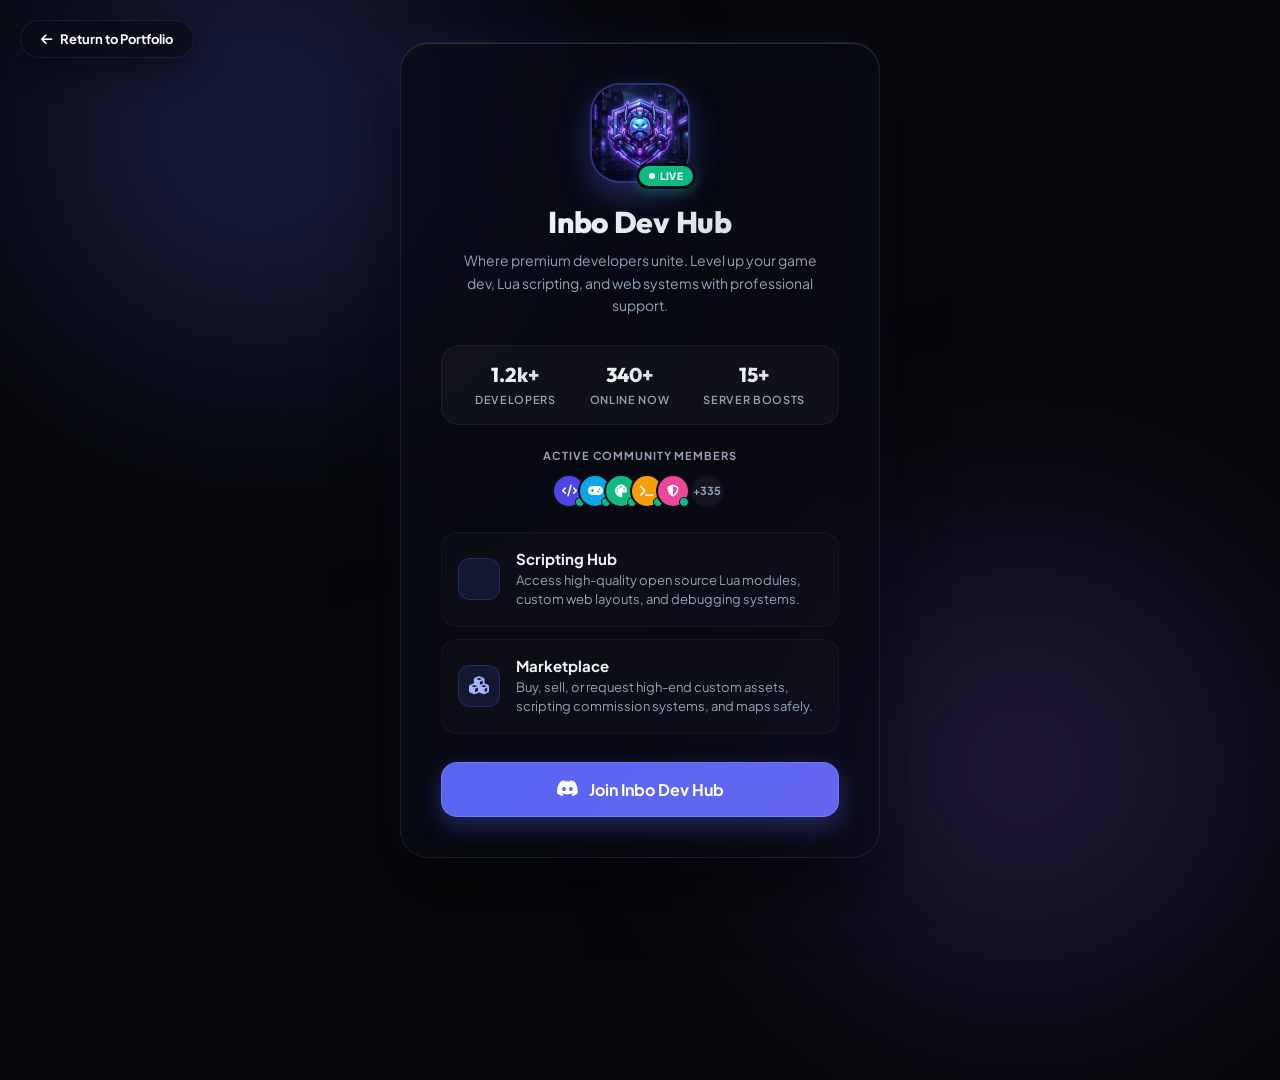
<file: discord-site/index.html>
<!DOCTYPE html>
<html lang="en">
<head>
    <meta charset="UTF-8">
    <meta name="viewport" content="width=device-width, initial-scale=1.0">
    <title>Inbo Dev Hub — Premium Discord Community</title>
    <link rel="stylesheet" href="styles.css">
    <link rel="preconnect" href="https://fonts.googleapis.com">
    <link rel="preconnect" href="https://fonts.gstatic.com" crossorigin>
    <link href="https://fonts.googleapis.com/css2?family=Outfit:wght@400;600;700;800&family=Plus+Jakarta+Sans:wght@400;500;600;700&display=swap" rel="stylesheet">
    <link rel="stylesheet" href="https://cdnjs.cloudflare.com/ajax/libs/font-awesome/6.4.0/css/all.min.css">
</head>
<body>
    <a href="../index.html" class="back-to-portfolio" id="backBtn">
        <i class="fas fa-arrow-left"></i> Return to Portfolio
    </a>

    <div class="glow-bg"></div>
    <div class="glow-bg-2"></div>
    <div class="grid-overlay"></div>

    <div class="card-container">
        <header class="header">
            <div class="server-logo">
                <div class="logo-inner">
                    <img src="../assets/discord_logo.png" alt="Inbo Dev Hub Logo">
                </div>
                <span class="status-badge"><span class="pulse"></span> LIVE</span>
            </div>
            <h1 class="server-title">Inbo Dev Hub</h1>
            <p class="server-tagline">Where premium developers unite. Level up your game dev, Lua scripting, and web systems with professional support.</p>
        </header>

        <section class="stats">
            <div class="stat-item">
                <span class="stat-number">1.2k+</span>
                <span class="stat-label">Developers</span>
            </div>
            <div class="stat-item">
                <span class="stat-number">340+</span>
                <span class="stat-label">Online Now</span>
            </div>
            <div class="stat-item">
                <span class="stat-number">15+</span>
                <span class="stat-label">Server Boosts</span>
            </div>
        </section>

        <section class="members-mockup">
            <div class="section-subtitle">Active Community Members</div>
            <div class="avatars-row">
                <div class="avatar online" style="background: #4f46e5;"><i class="fas fa-code"></i><span class="tooltip">inbo_scripts (Admin)</span></div>
                <div class="avatar online" style="background: #0ea5e9;"><i class="fas fa-gamepad"></i><span class="tooltip">XenonDev</span></div>
                <div class="avatar online" style="background: #10b981;"><i class="fas fa-palette"></i><span class="tooltip">PixelArtist</span></div>
                <div class="avatar online" style="background: #f59e0b;"><i class="fas fa-terminal"></i><span class="tooltip">LuaGod</span></div>
                <div class="avatar online" style="background: #ec4899;"><i class="fas fa-shield-halved"></i><span class="tooltip">ModTeam</span></div>
                <div class="avatar-more">+335</div>
            </div>
        </section>

        <section class="features">
            <div class="feature-card">
                <div class="feature-icon"><i class="fas fa-brackets-curly"></i></div>
                <div class="feature-info">
                    <h3>Scripting Hub</h3>
                    <p>Access high-quality open source Lua modules, custom web layouts, and debugging systems.</p>
                </div>
            </div>
            <div class="feature-card">
                <div class="feature-icon"><i class="fas fa-cubes"></i></div>
                <div class="feature-info">
                    <h3>Marketplace</h3>
                    <p>Buy, sell, or request high-end custom assets, scripting commission systems, and maps safely.</p>
                </div>
            </div>
        </section>

        <footer class="action-footer">
            <a href="https://discord.com/users/1481990642174263462" target="_blank" class="join-btn">
                <i class="fab fa-discord"></i> Join Inbo Dev Hub
            </a>
        </footer>
    </div>

    <script>
        if (window.self !== window.top) {
            document.getElementById('backBtn').style.display = 'none';
        }
    </script>
</body>
</html>
</file>
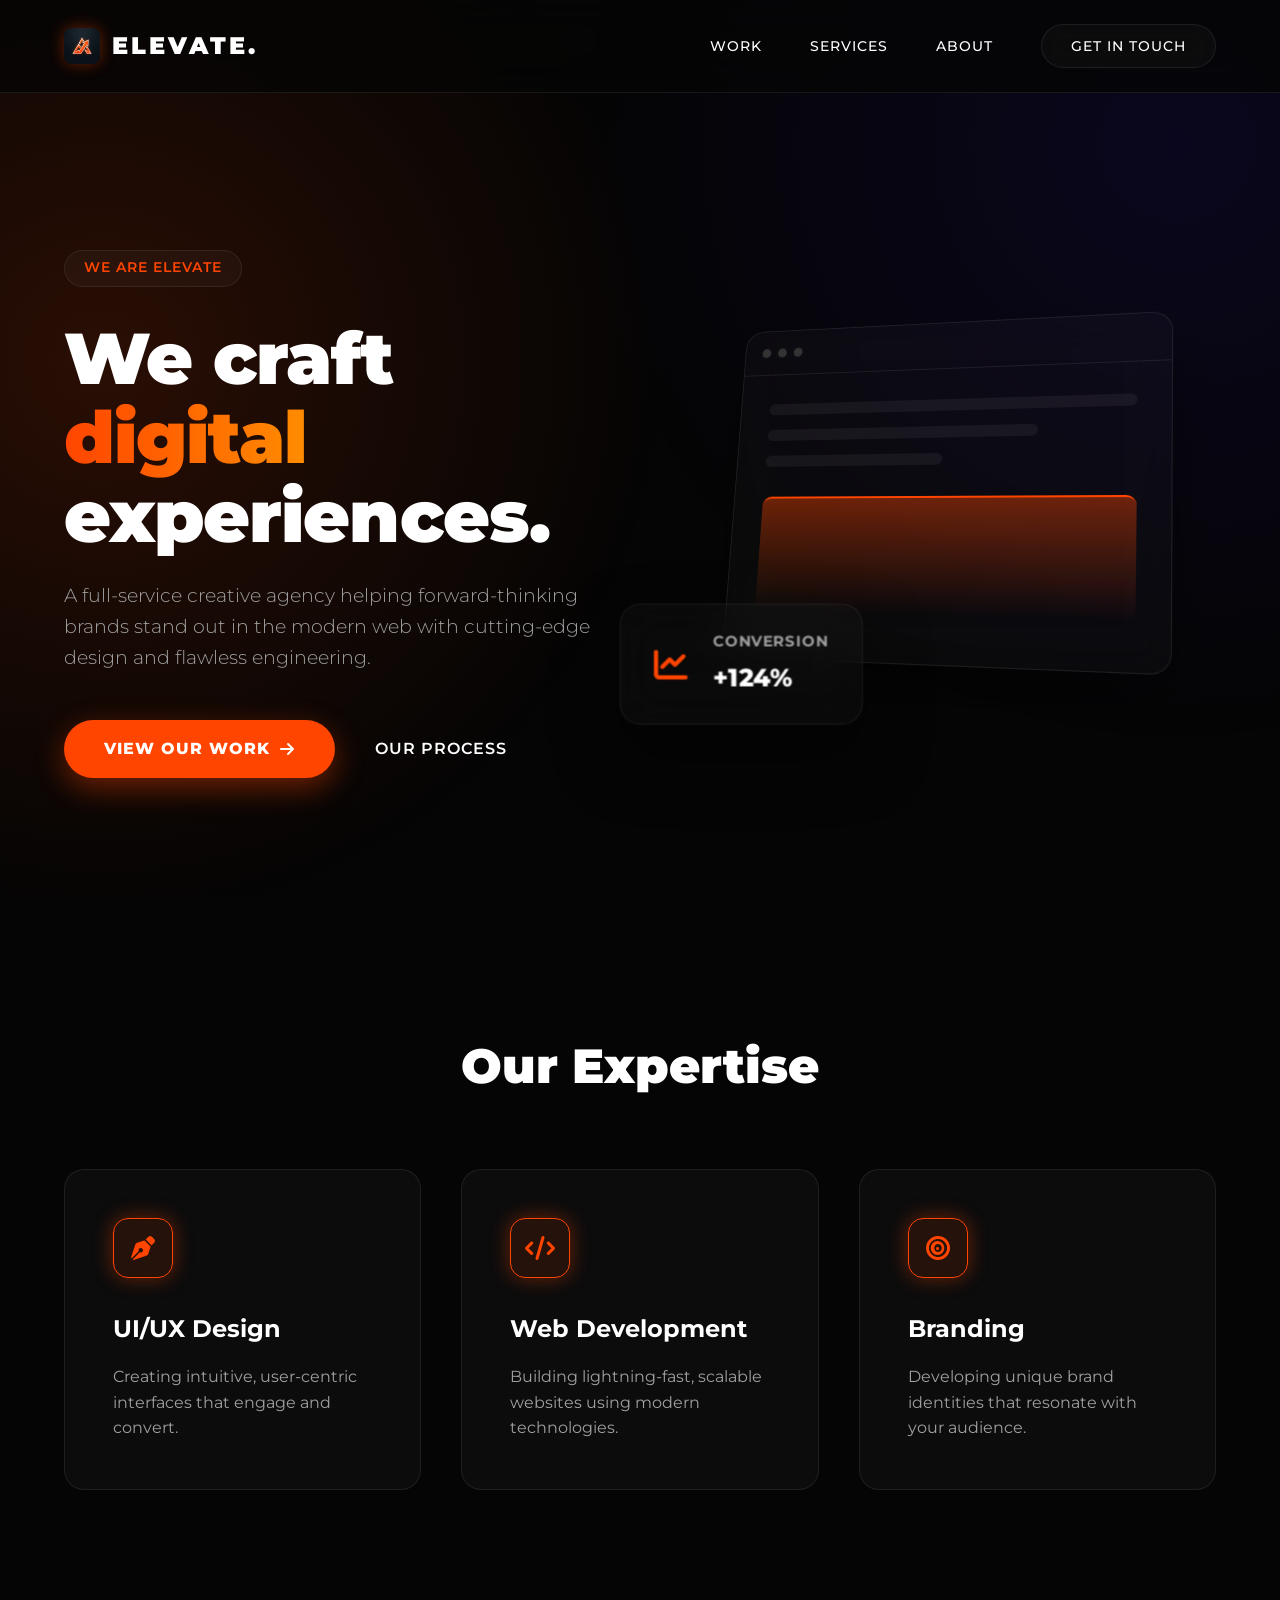
<file: landing1/index.html>
<!DOCTYPE html>
<html lang="en">
<head>
    <meta charset="UTF-8">
    <meta name="viewport" content="width=device-width, initial-scale=1.0">
    <title>Elevate - Creative Digital Agency</title>
    <link rel="icon" type="image/png" href="../assets/elevate_logo.png">
    <link rel="stylesheet" href="styles.css">
    <link href="https://fonts.googleapis.com/css2?family=Montserrat:wght@300;500;800;900&display=swap" rel="stylesheet">
    <link rel="stylesheet" href="https://cdnjs.cloudflare.com/ajax/libs/font-awesome/6.4.0/css/all.min.css">
</head>
<body>
    <div class="bg-mesh"></div>
    
    <nav class="navbar">
        <div class="logo">
            <img src="../assets/elevate_logo.png" alt="Elevate Logo" class="logo-img">
            <span>ELEVATE.</span>
        </div>
        <div class="nav-links">
            <a href="#">Work</a>
            <a href="#">Services</a>
            <a href="#">About</a>
            <a href="#" class="btn-contact">Get in touch</a>
        </div>
    </nav>

    <header class="hero">
        <div class="hero-content">
            <div class="badge">We are Elevate</div>
            <h1>We craft <span class="highlight">digital</span><br>experiences.</h1>
            <p>A full-service creative agency helping forward-thinking brands stand out in the modern web with cutting-edge design and flawless engineering.</p>
            <div class="hero-buttons">
                <a href="#" class="btn-primary">View Our Work <i class="fas fa-arrow-right"></i></a>
                <a href="#" class="btn-secondary">Our Process</a>
            </div>
        </div>
        
        <div class="hero-visual">
            <div class="glass-card main-card">
                <div class="card-header">
                    <div class="dots">
                        <span></span><span></span><span></span>
                    </div>
                </div>
                <div class="card-body">
                    <div class="line w-100"></div>
                    <div class="line w-75"></div>
                    <div class="line w-50"></div>
                    <div class="chart"></div>
                </div>
            </div>
            <div class="glass-card floating-card-1">
                <i class="fas fa-chart-line"></i>
                <div>
                    <h4>Conversion</h4>
                    <p>+124%</p>
                </div>
            </div>
        </div>
    </header>

    <section class="services">
        <h2>Our Expertise</h2>
        <div class="services-grid">
            <div class="service-card">
                <div class="icon-wrap"><i class="fas fa-pen-nib"></i></div>
                <h3>UI/UX Design</h3>
                <p>Creating intuitive, user-centric interfaces that engage and convert.</p>
            </div>
            <div class="service-card">
                <div class="icon-wrap"><i class="fas fa-code"></i></div>
                <h3>Web Development</h3>
                <p>Building lightning-fast, scalable websites using modern technologies.</p>
            </div>
            <div class="service-card">
                <div class="icon-wrap"><i class="fas fa-bullseye"></i></div>
                <h3>Branding</h3>
                <p>Developing unique brand identities that resonate with your audience.</p>
            </div>
        </div>
    </section>
</body>
</html>
</file>
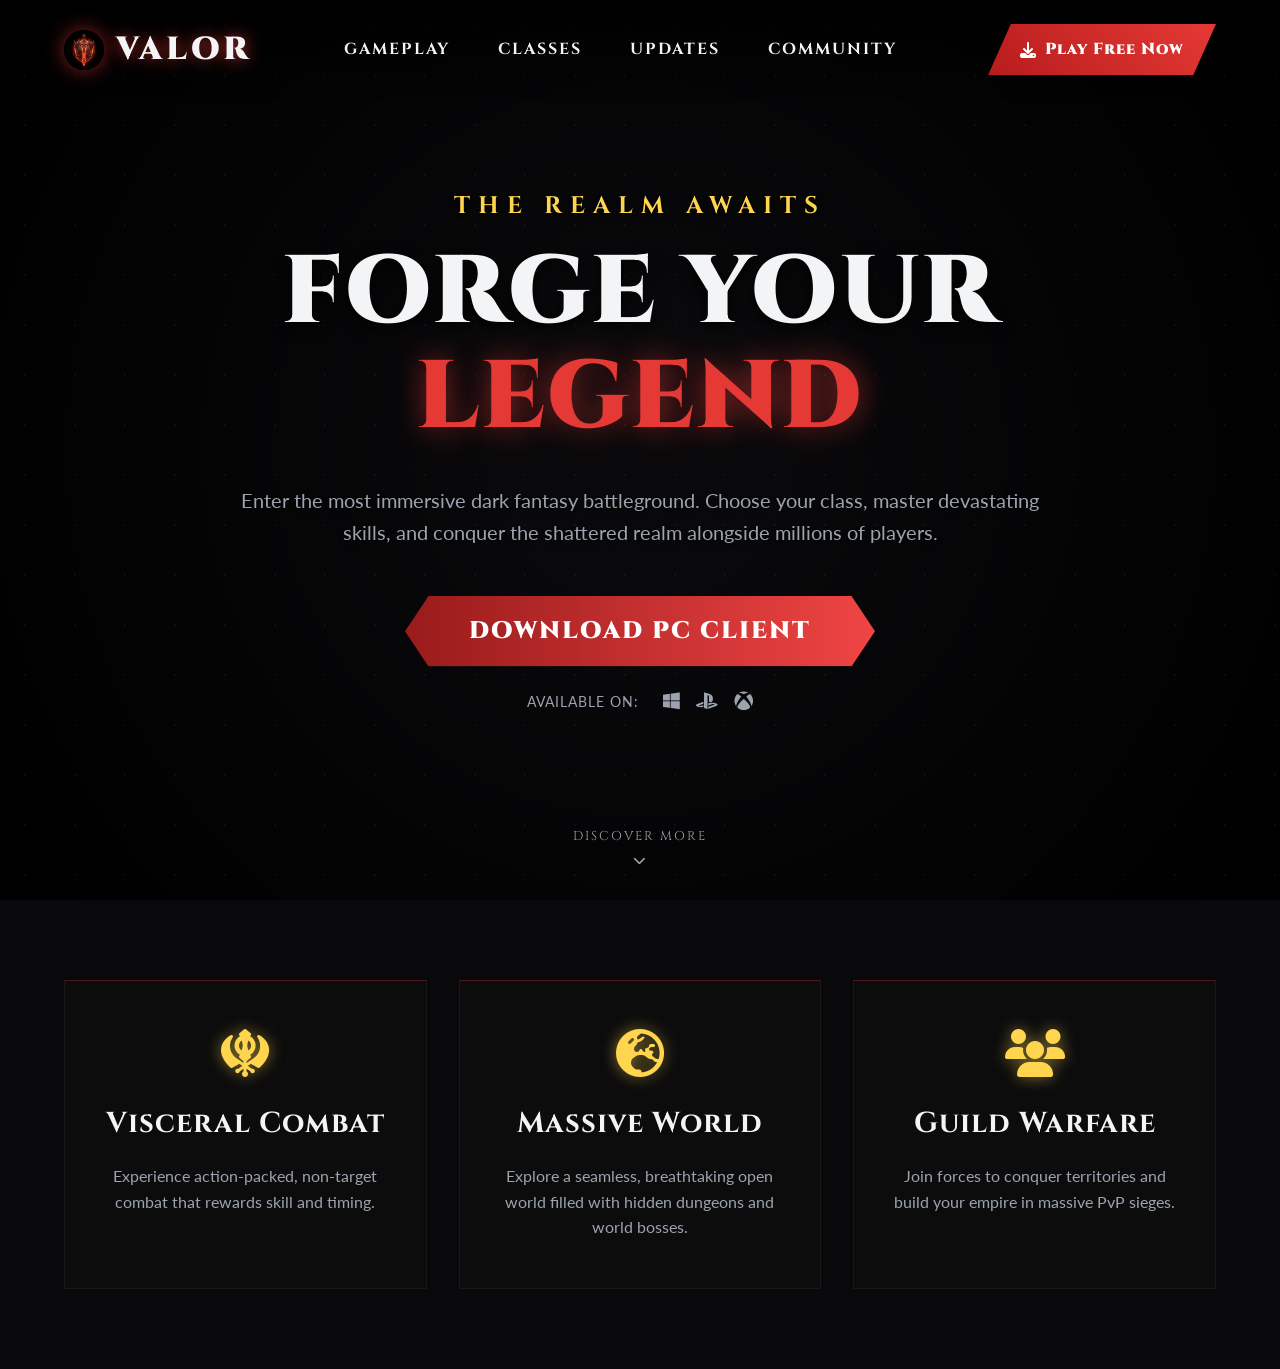
<file: landing2/index.html>
<!DOCTYPE html>
<html lang="en">
<head>
    <meta charset="UTF-8">
    <meta name="viewport" content="width=device-width, initial-scale=1.0">
    <title>Valor - The Epic Fantasy MMORPG</title>
    <link rel="icon" type="image/png" href="../assets/valor_logo.png">
    <link rel="stylesheet" href="styles.css">
    <link href="https://fonts.googleapis.com/css2?family=Cinzel:wght@500;700;900&family=Lato:wght@300;400;700&display=swap" rel="stylesheet">
    <link rel="stylesheet" href="https://cdnjs.cloudflare.com/ajax/libs/font-awesome/6.4.0/css/all.min.css">
</head>
<body>
    <!-- Premium background with vignette -->
    <div class="bg-vignette"></div>
    <div class="bg-image"></div>
    <div class="particles"></div>

    <nav class="navbar">
        <div class="logo">
            <img src="../assets/valor_logo.png" alt="Valor Logo" class="logo-img">
            <span>VALOR</span>
        </div>
        <div class="nav-links">
            <a href="#gameplay">Gameplay</a>
            <a href="#classes">Classes</a>
            <a href="#news">Updates</a>
            <a href="#community">Community</a>
        </div>
        <div class="nav-actions">
            <a href="#" class="btn-play"><i class="fas fa-download"></i> Play Free Now</a>
        </div>
        <div class="mobile-menu-btn"><i class="fas fa-bars"></i></div>
    </nav>

    <main class="hero">
        <div class="hero-content">
            <h2 class="sub-heading">The Realm Awaits</h2>
            <h1 class="main-heading">FORGE YOUR<br><span class="text-glow">LEGEND</span></h1>
            <p class="hero-desc">Enter the most immersive dark fantasy battleground. Choose your class, master devastating skills, and conquer the shattered realm alongside millions of players.</p>
            
            <div class="cta-container">
                <button class="btn-primary btn-large">Download PC Client</button>
                <div class="platforms">
                    <span>Available on:</span>
                    <i class="fab fa-windows"></i>
                    <i class="fab fa-playstation"></i>
                    <i class="fab fa-xbox"></i>
                </div>
            </div>
        </div>
        
        <div class="scroll-indicator">
            <span>Discover More</span>
            <i class="fas fa-chevron-down"></i>
        </div>
    </main>

    <section id="features" class="features-section">
        <div class="feature-card">
            <i class="fas fa-khanda"></i>
            <h3>Visceral Combat</h3>
            <p>Experience action-packed, non-target combat that rewards skill and timing.</p>
        </div>
        <div class="feature-card">
            <i class="fas fa-globe-europe"></i>
            <h3>Massive World</h3>
            <p>Explore a seamless, breathtaking open world filled with hidden dungeons and world bosses.</p>
        </div>
        <div class="feature-card">
            <i class="fas fa-users"></i>
            <h3>Guild Warfare</h3>
            <p>Join forces to conquer territories and build your empire in massive PvP sieges.</p>
        </div>
    </section>

</body>
</html>
</file>
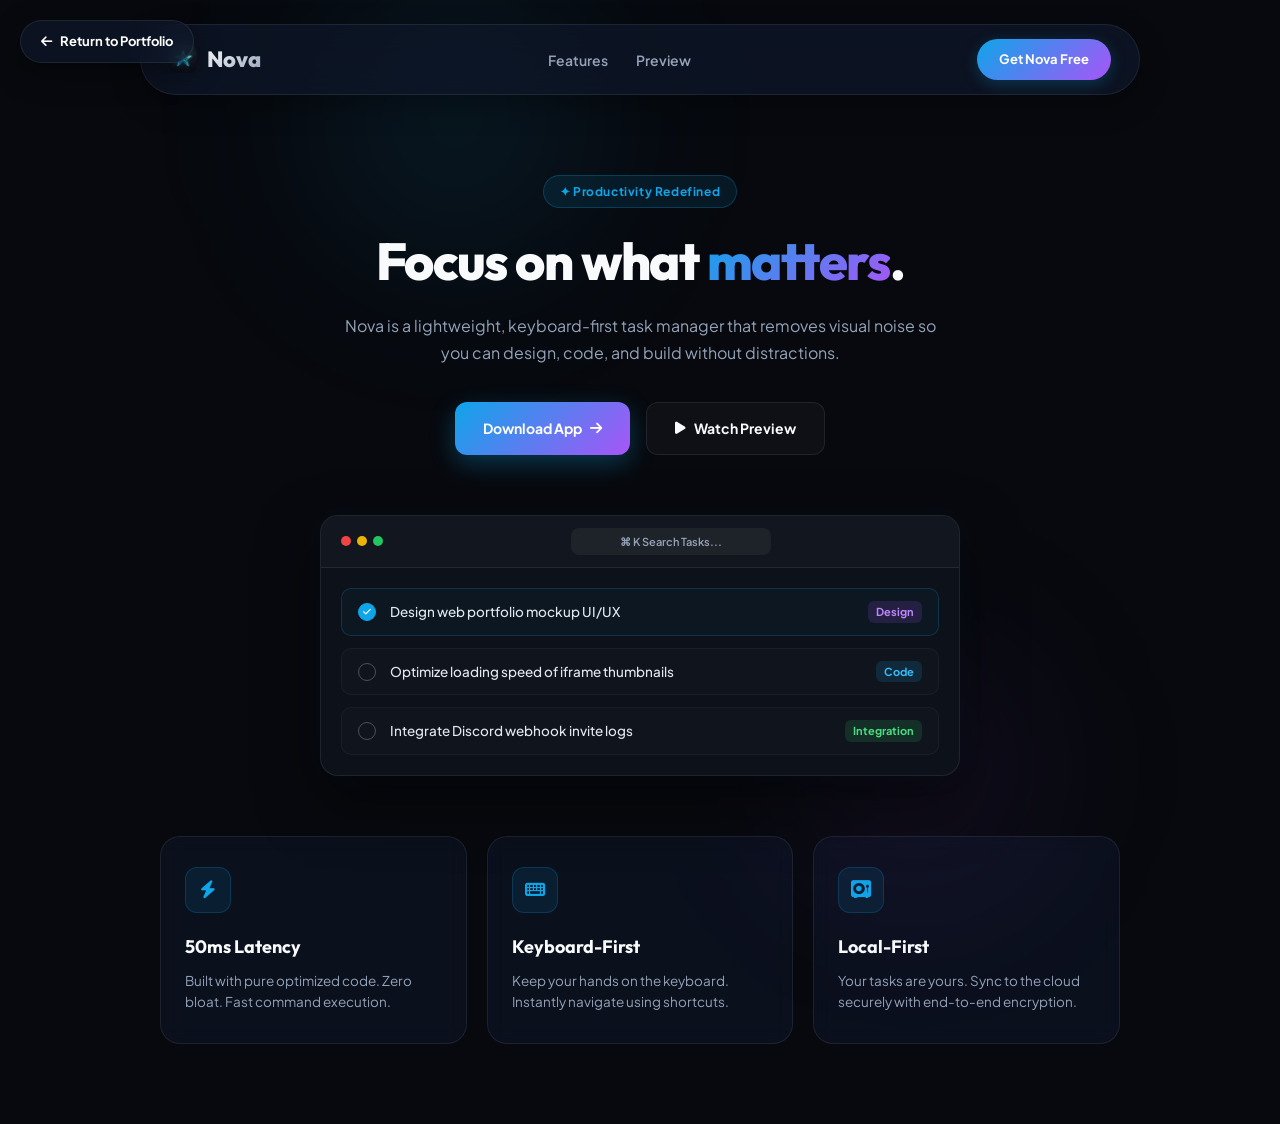
<file: simple-html-css/index.html>
<!DOCTYPE html>
<html lang="en">
<head>
    <meta charset="UTF-8">
    <meta name="viewport" content="width=device-width, initial-scale=1.0">
    <title>Nova — Keyboard-First Task Manager</title>
    <link rel="stylesheet" href="styles.css">
    <link rel="preconnect" href="https://fonts.googleapis.com">
    <link rel="preconnect" href="https://fonts.gstatic.com" crossorigin>
    <link href="https://fonts.googleapis.com/css2?family=Outfit:wght@400;600;700;800&family=Plus+Jakarta+Sans:wght@400;500;600;700&display=swap" rel="stylesheet">
    <link rel="stylesheet" href="https://cdnjs.cloudflare.com/ajax/libs/font-awesome/6.4.0/css/all.min.css">
</head>
<body>
    <a href="../index.html" class="back-to-portfolio" id="backBtn">
        <i class="fas fa-arrow-left"></i> Return to Portfolio
    </a>

    <div class="circle-glow"></div>
    <div class="circle-glow-2"></div>

    <nav class="navbar">
        <div class="logo">
            <img src="../assets/nova_logo.png" alt="Nova Logo" class="logo-img">
            Nova
        </div>
        <ul class="nav-links">
            <li><a href="#features">Features</a></li>
            <li><a href="#demo">Preview</a></li>
        </ul>
        <a href="#" class="btn-nav">Get Nova Free</a>
    </nav>

    <header class="hero">
        <div class="hero-tag">✦ Productivity Redefined</div>
        <h1>Focus on what <span class="gradient-text">matters</span>.</h1>
        <p class="hero-subtitle">Nova is a lightweight, keyboard-first task manager that removes visual noise so you can design, code, and build without distractions.</p>
        <div class="cta-group">
            <a href="#" class="btn btn-primary">Download App <i class="fas fa-arrow-right"></i></a>
            <a href="#demo" class="btn btn-secondary"><i class="fas fa-play"></i> Watch Preview</a>
        </div>

        <!-- CSS Mockup representing a premium app screenshot -->
        <div class="app-mockup" id="demo">
            <div class="mockup-header">
                <div class="circles">
                    <span class="dot-win close"></span>
                    <span class="dot-win minimize"></span>
                    <span class="dot-win maximize"></span>
                </div>
                <div class="mockup-tab">⌘ K Search Tasks...</div>
            </div>
            <div class="mockup-body">
                <div class="task-item active">
                    <span class="checkbox check-done"><i class="fas fa-check"></i></span>
                    <span class="task-title">Design web portfolio mockup UI/UX</span>
                    <span class="task-tag tag-purple">Design</span>
                </div>
                <div class="task-item">
                    <span class="checkbox"></span>
                    <span class="task-title">Optimize loading speed of iframe thumbnails</span>
                    <span class="task-tag tag-blue">Code</span>
                </div>
                <div class="task-item">
                    <span class="checkbox"></span>
                    <span class="task-title">Integrate Discord webhook invite logs</span>
                    <span class="task-tag tag-green">Integration</span>
                </div>
            </div>
        </div>
    </header>

    <section id="features" class="features">
        <div class="feature-card">
            <div class="icon-wrap"><i class="fas fa-bolt"></i></div>
            <h3>50ms Latency</h3>
            <p>Built with pure optimized code. Zero bloat. Fast command execution.</p>
        </div>
        <div class="feature-card">
            <div class="icon-wrap"><i class="fas fa-keyboard"></i></div>
            <h3>Keyboard-First</h3>
            <p>Keep your hands on the keyboard. Instantly navigate using shortcuts.</p>
        </div>
        <div class="feature-card">
            <div class="icon-wrap"><i class="fas fa-vault"></i></div>
            <h3>Local-First</h3>
            <p>Your tasks are yours. Sync to the cloud securely with end-to-end encryption.</p>
        </div>
    </section>

    <script>
        if (window.self !== window.top) {
            document.getElementById('backBtn').style.display = 'none';
        }
    </script>
</body>
</html>
</file>
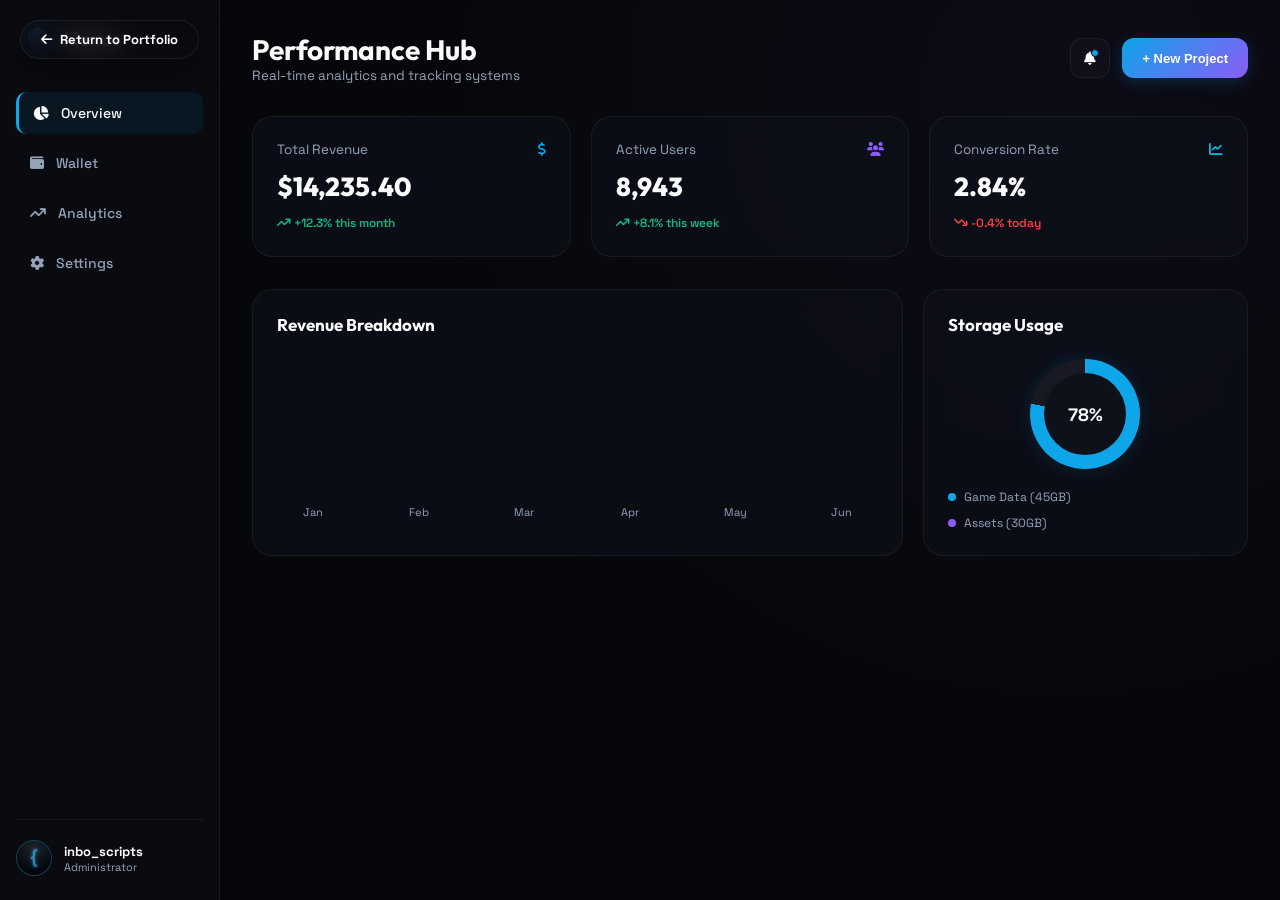
<file: ui-ux-design/index.html>
<!DOCTYPE html>
<html lang="en">
<head>
    <meta charset="UTF-8">
    <meta name="viewport" content="width=device-width, initial-scale=1.0">
    <title>Nexus UI Dashboard — High Fidelity UI/UX Showcase</title>
    <link rel="stylesheet" href="styles.css">
    <link rel="preconnect" href="https://fonts.googleapis.com">
    <link rel="preconnect" href="https://fonts.gstatic.com" crossorigin>
    <link href="https://fonts.googleapis.com/css2?family=Space+Grotesk:wght@400;500;700&family=Outfit:wght@400;600;700&display=swap" rel="stylesheet">
    <link rel="stylesheet" href="https://cdnjs.cloudflare.com/ajax/libs/font-awesome/6.4.0/css/all.min.css">
</head>
<body>
    <a href="../index.html" class="back-to-portfolio" id="backBtn">
        <i class="fas fa-arrow-left"></i> Return to Portfolio
    </a>

    <div class="dashboard-wrap">
        <aside class="sidebar">
            <div class="side-logo">
                <img src="../assets/nexus_dash_logo.png" alt="Nexus Logo" class="logo-img">
                <span>Nexus</span>
            </div>
            <nav class="side-nav">
                <a href="#" class="nav-item active"><i class="fas fa-chart-pie"></i> Overview</a>
                <a href="#" class="nav-item"><i class="fas fa-wallet"></i> Wallet</a>
                <a href="#" class="nav-item"><i class="fas fa-arrow-trend-up"></i> Analytics</a>
                <a href="#" class="nav-item"><i class="fas fa-gear"></i> Settings</a>
            </nav>
            <div class="user-profile">
                <div class="user-avatar">
                    <img src="../assets/portfolio_logo.png" alt="User Avatar" class="avatar-img">
                </div>
                <div class="user-meta">
                    <span class="user-name">inbo_scripts</span>
                    <span class="user-role">Administrator</span>
                </div>
            </div>
        </aside>

        <main class="main-content">
            <header class="dash-header">
                <div>
                    <h2>Performance Hub</h2>
                    <p>Real-time analytics and tracking systems</p>
                </div>
                <div class="header-actions">
                    <button class="btn-icon"><i class="fas fa-bell"></i><span class="notification-dot"></span></button>
                    <button class="btn-create">+ New Project</button>
                </div>
            </header>

            <section class="grid-stats">
                <div class="stat-card">
                    <div class="card-top">
                        <span>Total Revenue</span>
                        <i class="fas fa-dollar-sign text-blue"></i>
                    </div>
                    <div class="val">$14,235.40</div>
                    <span class="trend positive"><i class="fas fa-arrow-trend-up"></i> +12.3% this month</span>
                </div>
                <div class="stat-card">
                    <div class="card-top">
                        <span>Active Users</span>
                        <i class="fas fa-users text-purple"></i>
                    </div>
                    <div class="val">8,943</div>
                    <span class="trend positive"><i class="fas fa-arrow-trend-up"></i> +8.1% this week</span>
                </div>
                <div class="stat-card">
                    <div class="card-top">
                        <span>Conversion Rate</span>
                        <i class="fas fa-chart-line text-cyan"></i>
                    </div>
                    <div class="val">2.84%</div>
                    <span class="trend negative"><i class="fas fa-arrow-trend-down"></i> -0.4% today</span>
                </div>
            </section>

            <section class="grid-visuals">
                <div class="visual-card chart-card">
                    <h3>Revenue Breakdown</h3>
                    <div class="chart-container">
                        <div class="bar-chart">
                            <div class="bar-col"><div class="bar-fill animate-bar" style="--height: 40%"></div><span>Jan</span></div>
                            <div class="bar-col"><div class="bar-fill animate-bar" style="--height: 60%"></div><span>Feb</span></div>
                            <div class="bar-col"><div class="bar-fill animate-bar" style="--height: 85%"></div><span>Mar</span></div>
                            <div class="bar-col"><div class="bar-fill animate-bar" style="--height: 50%"></div><span>Apr</span></div>
                            <div class="bar-col"><div class="bar-fill animate-bar" style="--height: 75%"></div><span>May</span></div>
                            <div class="bar-col"><div class="bar-fill animate-bar" style="--height: 95%"></div><span>Jun</span></div>
                        </div>
                    </div>
                </div>
                <div class="visual-card circle-card">
                    <h3>Storage Usage</h3>
                    <div class="circle-wrap">
                        <div class="circle-radial">
                            <div class="circle-inner">78%</div>
                        </div>
                        <div class="circle-legend">
                            <p><span class="dot-indicator blue"></span> Game Data (45GB)</p>
                            <p><span class="dot-indicator purple"></span> Assets (30GB)</p>
                        </div>
                    </div>
                </div>
            </section>
        </main>
    </div>

    <script>
        if (window.self !== window.top) {
            document.getElementById('backBtn').style.display = 'none';
        }
    </script>
</body>
</html>
</file>
<file: discord-site/styles.css>
:root {
    --bg-dark: #06070a;
    --discord-blurple: #5865F2;
    --discord-glow: rgba(88, 101, 242, 0.45);
    --text-primary: #f8fafc;
    --text-muted: #94a3b8;
    --glass-bg: rgba(10, 11, 22, 0.65);
    --glass-border: rgba(255, 255, 255, 0.08);
}

* {
    margin: 0;
    padding: 0;
    box-sizing: border-box;
}

body {
    background-color: var(--bg-dark);
    color: var(--text-primary);
    font-family: 'Plus Jakarta Sans', sans-serif;
    min-height: 100vh;
    display: flex;
    justify-content: center;
    align-items: center;
    overflow-x: hidden;
    padding: 20px;
    position: relative;
}

/* Premium BG Overlays */
.glow-bg {
    position: absolute;
    top: -20%;
    left: -10%;
    width: 60%;
    height: 70%;
    background: radial-gradient(circle, rgba(88, 101, 242, 0.3) 0%, rgba(0, 0, 0, 0) 70%);
    z-index: 1;
    pointer-events: none;
    filter: blur(100px);
}

.glow-bg-2 {
    position: absolute;
    bottom: -20%;
    right: -10%;
    width: 60%;
    height: 70%;
    background: radial-gradient(circle, rgba(139, 92, 246, 0.25) 0%, rgba(0, 0, 0, 0) 70%);
    z-index: 1;
    pointer-events: none;
    filter: blur(100px);
}

.grid-overlay {
    position: absolute;
    inset: 0;
    background-image: 
        linear-gradient(rgba(255, 255, 255, 0.015) 1px, transparent 1px),
        linear-gradient(90deg, rgba(255, 255, 255, 0.015) 1px, transparent 1px);
    background-size: 40px 40px;
    mask-image: radial-gradient(circle at center, black, transparent 80%);
    z-index: 2;
    pointer-events: none;
}

/* Card Container */
.card-container {
    background: var(--glass-bg);
    backdrop-filter: blur(24px);
    -webkit-backdrop-filter: blur(24px);
    border: 1px solid var(--glass-border);
    border-radius: 28px;
    padding: 40px;
    width: 100%;
    max-width: 480px;
    z-index: 10;
    box-shadow: 
        0 30px 60px rgba(0, 0, 0, 0.6),
        inset 0 1px 0 rgba(255, 255, 255, 0.15),
        0 0 40px rgba(88, 101, 242, 0.1);
    position: relative;
    overflow: hidden;
    animation: fadeInUp 0.8s cubic-bezier(0.16, 1, 0.3, 1) forwards;
}

.card-container::before {
    content: '';
    position: absolute;
    top: 0;
    left: -100%;
    width: 100%;
    height: 100%;
    background: linear-gradient(
        90deg,
        transparent,
        rgba(255, 255, 255, 0.03),
        transparent
    );
    transition: 0.5s;
    pointer-events: none;
}

.card-container:hover::before {
    left: 100%;
    transition: 0.8s;
}

@keyframes fadeInUp {
    from { opacity: 0; transform: translateY(40px); }
    to { opacity: 1; transform: translateY(0); }
}

/* Header */
.header {
    text-align: center;
    margin-bottom: 28px;
}

.server-logo {
    position: relative;
    width: 100px;
    height: 100px;
    margin: 0 auto 20px;
}

.logo-inner {
    width: 100%;
    height: 100%;
    border-radius: 30px;
    overflow: hidden;
    background: #111224;
    border: 2px solid rgba(88, 101, 242, 0.4);
    box-shadow: 0 12px 30px rgba(88, 101, 242, 0.35);
    transition: all 0.4s cubic-bezier(0.175, 0.885, 0.32, 1.275);
    display: flex;
    justify-content: center;
    align-items: center;
}

.logo-inner img {
    width: 100%;
    height: 100%;
    object-fit: cover;
}

.card-container:hover .logo-inner {
    transform: scale(1.08) rotate(-4deg);
    border-color: rgba(88, 101, 242, 0.8);
    box-shadow: 0 16px 36px rgba(88, 101, 242, 0.5);
}

.status-badge {
    position: absolute;
    bottom: -6px;
    right: -6px;
    background: #10b981;
    color: white;
    font-size: 10px;
    font-weight: 800;
    padding: 4px 10px;
    border-radius: 20px;
    border: 3px solid #0d0f1a;
    display: flex;
    align-items: center;
    gap: 5px;
    letter-spacing: 0.05em;
    box-shadow: 0 4px 10px rgba(16, 185, 129, 0.3);
}

.pulse {
    display: inline-block;
    width: 6px;
    height: 6px;
    background: white;
    border-radius: 50%;
    animation: pulseGlow 1.5s infinite;
}

@keyframes pulseGlow {
    0% { transform: scale(0.85); opacity: 0.5; box-shadow: 0 0 0 0 rgba(255, 255, 255, 0.7); }
    70% { transform: scale(1.15); opacity: 1; box-shadow: 0 0 0 5px rgba(255, 255, 255, 0); }
    100% { transform: scale(0.85); opacity: 0.5; box-shadow: 0 0 0 0 rgba(255, 255, 255, 0); }
}

.server-title {
    font-family: 'Outfit', sans-serif;
    font-size: 30px;
    font-weight: 800;
    margin-bottom: 8px;
    background: linear-gradient(135deg, #ffffff 0%, #cbd5e1 100%);
    -webkit-background-clip: text;
    -webkit-text-fill-color: transparent;
    letter-spacing: -0.01em;
}

.server-tagline {
    color: var(--text-muted);
    font-size: 14px;
    line-height: 1.6;
    padding: 0 10px;
}

/* Stats */
.stats {
    display: flex;
    justify-content: space-around;
    background: rgba(255, 255, 255, 0.03);
    border: 1px solid rgba(255, 255, 255, 0.05);
    border-radius: 18px;
    padding: 16px;
    margin-bottom: 24px;
}

.stat-item {
    text-align: center;
}

.stat-number {
    display: block;
    font-family: 'Outfit', sans-serif;
    font-size: 20px;
    font-weight: 800;
    color: #fff;
    background: linear-gradient(135deg, #fff 0%, #cbd5e1 100%);
    -webkit-background-clip: text;
    -webkit-text-fill-color: transparent;
}

.stat-label {
    font-size: 11px;
    color: var(--text-muted);
    text-transform: uppercase;
    letter-spacing: 0.06em;
    font-weight: 600;
    margin-top: 2px;
}

/* Active Members Mockup */
.members-mockup {
    margin-bottom: 24px;
    text-align: center;
}

.section-subtitle {
    font-size: 11px;
    color: var(--text-muted);
    text-transform: uppercase;
    letter-spacing: 0.08em;
    font-weight: 700;
    margin-bottom: 12px;
}

.avatars-row {
    display: flex;
    justify-content: center;
    align-items: center;
    gap: -8px; /* overlapping avatars */
}

.avatar {
    width: 34px;
    height: 34px;
    border-radius: 50%;
    border: 2px solid #0d0f1a;
    display: flex;
    justify-content: center;
    align-items: center;
    font-size: 12px;
    color: #fff;
    position: relative;
    cursor: pointer;
    transition: all 0.3s ease;
    margin: 0 -4px;
}

.avatar:hover {
    transform: translateY(-4px) scale(1.1);
    z-index: 10;
    border-color: var(--discord-blurple);
}

.avatar.online::after {
    content: '';
    position: absolute;
    bottom: -1px;
    right: -1px;
    width: 8px;
    height: 8px;
    background: #10b981;
    border-radius: 50%;
    border: 1.5px solid #0d0f1a;
}

.avatar-more {
    width: 34px;
    height: 34px;
    border-radius: 50%;
    background: rgba(255, 255, 255, 0.05);
    border: 2px solid #0d0f1a;
    display: flex;
    justify-content: center;
    align-items: center;
    font-size: 11px;
    font-weight: 700;
    color: var(--text-muted);
    margin-left: 4px;
}

/* Hover Tooltip */
.tooltip {
    visibility: hidden;
    position: absolute;
    bottom: 42px;
    left: 50%;
    transform: translateX(-50%);
    background: #111224;
    border: 1px solid rgba(255, 255, 255, 0.1);
    color: #fff;
    font-size: 11px;
    font-weight: 600;
    padding: 5px 10px;
    border-radius: 6px;
    white-space: nowrap;
    opacity: 0;
    transition: opacity 0.3s, transform 0.3s;
    box-shadow: 0 8px 16px rgba(0,0,0,0.5);
    z-index: 20;
}

.avatar:hover .tooltip {
    visibility: visible;
    opacity: 1;
    transform: translateX(-50%) translateY(-2px);
}

/* Features */
.features {
    display: flex;
    flex-direction: column;
    gap: 12px;
    margin-bottom: 28px;
}

.feature-card {
    display: flex;
    gap: 16px;
    align-items: center;
    padding: 16px;
    border-radius: 16px;
    background: rgba(255, 255, 255, 0.02);
    border: 1px solid rgba(255, 255, 255, 0.04);
    transition: all 0.3s ease;
}

.feature-card:hover {
    background: rgba(255, 255, 255, 0.04);
    border-color: rgba(88, 101, 242, 0.2);
    transform: translateX(4px);
}

.feature-icon {
    background: rgba(88, 101, 242, 0.12);
    border: 1px solid rgba(88, 101, 242, 0.25);
    color: #a5b4fc;
    min-width: 42px;
    height: 42px;
    border-radius: 12px;
    display: flex;
    justify-content: center;
    align-items: center;
    font-size: 18px;
    transition: all 0.3s ease;
}

.feature-card:hover .feature-icon {
    background: var(--discord-blurple);
    color: #fff;
    box-shadow: 0 0 15px rgba(88, 101, 242, 0.5);
}

.feature-info h3 {
    font-size: 15px;
    font-weight: 700;
    margin-bottom: 3px;
    color: #f1f5f9;
}

.feature-info p {
    font-size: 13px;
    color: var(--text-muted);
    line-height: 1.5;
}

/* Invite Button */
.join-btn {
    display: flex;
    justify-content: center;
    align-items: center;
    gap: 10px;
    width: 100%;
    background: linear-gradient(135deg, var(--discord-blurple) 0%, #6366f1 100%);
    color: white;
    text-decoration: none;
    font-weight: 700;
    font-size: 16px;
    padding: 16px;
    border-radius: 16px;
    box-shadow: 0 8px 24px rgba(88, 101, 242, 0.35);
    transition: all 0.3s cubic-bezier(0.175, 0.885, 0.32, 1.15);
    border: 1px solid rgba(255, 255, 255, 0.15);
}

.join-btn:hover {
    transform: translateY(-3px);
    box-shadow: 0 12px 30px rgba(88, 101, 242, 0.55);
}

.join-btn i {
    font-size: 18px;
}

/* Floating Return Button */
.back-to-portfolio {
    position: fixed;
    top: 20px;
    left: 20px;
    z-index: 1000;
    display: inline-flex;
    align-items: center;
    gap: 8px;
    padding: 10px 20px;
    background: rgba(10, 11, 22, 0.7);
    backdrop-filter: blur(12px);
    -webkit-backdrop-filter: blur(12px);
    border: 1px solid rgba(255, 255, 255, 0.08);
    border-radius: 100px;
    color: #fff;
    font-size: 13px;
    font-weight: 700;
    text-decoration: none;
    box-shadow: 0 10px 30px rgba(0, 0, 0, 0.4);
    transition: all 0.3s ease;
}

.back-to-portfolio:hover {
    transform: translateY(-2px);
    border-color: rgba(88, 101, 242, 0.4);
    box-shadow: 0 10px 30px rgba(88, 101, 242, 0.2);
}
</file>
<file: landing1/styles.css>
:root {
    --bg-color: #050505;
    --text-main: #ffffff;
    --accent: #ff4500;
    --accent-glow: rgba(255, 69, 0, 0.4);
    --glass-bg: rgba(255, 255, 255, 0.03);
    --glass-border: rgba(255, 255, 255, 0.08);
}

* { margin: 0; padding: 0; box-sizing: border-box; }

body {
    font-family: 'Montserrat', sans-serif;
    background-color: var(--bg-color);
    color: var(--text-main);
    overflow-x: hidden;
    line-height: 1.6;
}

.bg-mesh {
    position: fixed;
    top: -20%; left: -10%;
    width: 120vw; height: 120vh;
    background: 
        radial-gradient(circle at 15% 50%, rgba(255, 69, 0, 0.15), transparent 40%),
        radial-gradient(circle at 85% 30%, rgba(67, 24, 255, 0.1), transparent 40%);
    z-index: -1;
    pointer-events: none;
}

/* Navbar */
.navbar {
    display: flex;
    justify-content: space-between;
    align-items: center;
    padding: 1.5rem 5%;
    position: fixed;
    top: 0; width: 100%;
    z-index: 100;
    background: rgba(5,5,5,0.8);
    backdrop-filter: blur(20px);
    border-bottom: 1px solid var(--glass-border);
}

.logo {
    display: flex;
    align-items: center;
    gap: 12px;
    font-weight: 900;
    font-size: 1.5rem;
    letter-spacing: 3px;
}

.logo-img {
    height: 36px;
    border-radius: 8px;
    box-shadow: 0 0 15px var(--accent-glow);
}

.nav-links {
    display: flex;
    gap: 3rem;
    align-items: center;
}

.nav-links a {
    color: var(--text-main);
    text-decoration: none;
    font-weight: 500;
    font-size: 0.9rem;
    text-transform: uppercase;
    letter-spacing: 1px;
    transition: color 0.3s;
}

.nav-links a:hover {
    color: var(--accent);
}

.btn-contact {
    border: 1px solid var(--glass-border);
    background: var(--glass-bg);
    padding: 0.6rem 1.8rem;
    border-radius: 30px;
    backdrop-filter: blur(10px);
}

.btn-contact:hover {
    background: var(--accent);
    border-color: var(--accent);
    color: white !important;
}

/* Hero Section */
.hero {
    min-height: 100vh;
    display: flex;
    align-items: center;
    justify-content: space-between;
    padding: 8rem 5% 0;
    position: relative;
    max-width: 1400px;
    margin: 0 auto;
}

.hero-content {
    flex: 1;
    max-width: 600px;
    z-index: 2;
}

.badge {
    display: inline-block;
    padding: 0.4rem 1.2rem;
    border-radius: 50px;
    background: var(--glass-bg);
    border: 1px solid var(--glass-border);
    color: var(--accent);
    font-size: 0.85rem;
    font-weight: 600;
    margin-bottom: 2rem;
    letter-spacing: 1px;
    text-transform: uppercase;
}

.hero-content h1 {
    font-size: 4.5rem;
    font-weight: 900;
    line-height: 1.1;
    margin-bottom: 1.5rem;
    letter-spacing: -1px;
}

.highlight {
    background: linear-gradient(90deg, var(--accent), #ff8c00);
    -webkit-background-clip: text;
    -webkit-text-fill-color: transparent;
}

.hero-content p {
    font-size: 1.2rem;
    font-weight: 300;
    margin-bottom: 3rem;
    color: #a0a0a0;
}

.hero-buttons {
    display: flex;
    gap: 1.5rem;
}

.btn-primary {
    background: var(--accent);
    color: white;
    text-decoration: none;
    padding: 1rem 2.5rem;
    border-radius: 30px;
    font-weight: 800;
    text-transform: uppercase;
    letter-spacing: 1px;
    transition: all 0.3s;
    display: inline-flex;
    align-items: center;
    gap: 10px;
    box-shadow: 0 10px 30px var(--accent-glow);
}

.btn-primary:hover {
    transform: translateY(-5px);
    box-shadow: 0 15px 40px var(--accent-glow);
}

.btn-secondary {
    display: inline-flex;
    align-items: center;
    color: var(--text-main);
    text-decoration: none;
    font-weight: 600;
    text-transform: uppercase;
    letter-spacing: 1px;
    padding: 1rem;
    transition: color 0.3s;
}

.btn-secondary:hover {
    color: var(--accent);
}

/* Hero Visual (Glassmorphism Cards) */
.hero-visual {
    flex: 1;
    position: relative;
    height: 500px;
    perspective: 1000px;
}

.glass-card {
    background: rgba(255, 255, 255, 0.02);
    backdrop-filter: blur(20px);
    border: 1px solid var(--glass-border);
    border-radius: 20px;
    box-shadow: 0 30px 60px rgba(0,0,0,0.5);
    position: absolute;
}

.main-card {
    width: 450px;
    height: 350px;
    top: 50px;
    right: 50px;
    transform: rotateY(-15deg) rotateX(10deg);
    animation: float 6s ease-in-out infinite;
}

.card-header {
    padding: 1.2rem;
    border-bottom: 1px solid var(--glass-border);
}

.dots { display: flex; gap: 8px; }
.dots span { width: 10px; height: 10px; border-radius: 50%; background: #333; }

.card-body { padding: 2rem; }
.line { height: 12px; background: rgba(255,255,255,0.05); border-radius: 6px; margin-bottom: 1rem; }
.w-100 { width: 100%; }
.w-75 { width: 75%; }
.w-50 { width: 50%; }
.chart { height: 120px; background: linear-gradient(180deg, var(--accent-glow) 0%, transparent 100%); margin-top: 2rem; border-radius: 10px; border-top: 2px solid var(--accent); }

.floating-card-1 {
    display: flex;
    align-items: center;
    gap: 1.5rem;
    padding: 1.5rem 2rem;
    bottom: 50px;
    right: 350px;
    transform: translateZ(50px);
    animation: float-alt 8s ease-in-out infinite;
}

.floating-card-1 i { font-size: 2rem; color: var(--accent); }
.floating-card-1 h4 { font-size: 0.9rem; color: #a0a0a0; text-transform: uppercase; letter-spacing: 1px; margin-bottom: 0.2rem; }
.floating-card-1 p { font-size: 1.5rem; font-weight: 800; }

@keyframes float {
    0%, 100% { transform: rotateY(-15deg) rotateX(10deg) translateY(0); }
    50% { transform: rotateY(-15deg) rotateX(10deg) translateY(-20px); }
}

@keyframes float-alt {
    0%, 100% { transform: translateZ(50px) translateY(0); }
    50% { transform: translateZ(50px) translateY(-15px); }
}

/* Services */
.services {
    padding: 8rem 5%;
    max-width: 1400px;
    margin: 0 auto;
}

.services h2 {
    font-size: 3rem;
    font-weight: 900;
    margin-bottom: 4rem;
    text-align: center;
}

.services-grid {
    display: grid;
    grid-template-columns: repeat(auto-fit, minmax(300px, 1fr));
    gap: 2.5rem;
}

.service-card {
    padding: 3rem;
    background: var(--glass-bg);
    border: 1px solid var(--glass-border);
    border-radius: 20px;
    transition: all 0.4s;
    position: relative;
    overflow: hidden;
}

.service-card::before {
    content: '';
    position: absolute;
    top: 0; left: 0; width: 100%; height: 100%;
    background: radial-gradient(circle at top right, var(--accent-glow), transparent 60%);
    opacity: 0;
    transition: opacity 0.4s;
}

.service-card:hover {
    transform: translateY(-10px);
    border-color: var(--accent);
}

.service-card:hover::before { opacity: 1; }

.icon-wrap {
    width: 60px; height: 60px;
    background: rgba(255, 69, 0, 0.1);
    border: 1px solid var(--accent);
    border-radius: 15px;
    display: flex;
    align-items: center;
    justify-content: center;
    font-size: 1.5rem;
    color: var(--accent);
    margin-bottom: 2rem;
    box-shadow: 0 0 20px var(--accent-glow);
}

.service-card h3 {
    font-size: 1.5rem;
    margin-bottom: 1rem;
    position: relative;
}

.service-card p {
    color: #a0a0a0;
    position: relative;
}

@media (max-width: 992px) {
    .hero { flex-direction: column; padding-top: 10rem; text-align: center; }
    .hero-content { margin-bottom: 4rem; }
    .hero-buttons { justify-content: center; }
    .hero-visual { display: none; }
}
@media (max-width: 768px) {
    .hero-content h1 { font-size: 3.5rem; }
    .nav-links { display: none; }
}
</file>
<file: landing2/styles.css>
:root {
    --primary-color: #e53935; /* Epic Red */
    --primary-hover: #b71c1c;
    --accent: #ffd54f; /* Gold */
    --bg-dark: #09090b;
    --text-main: #f3f4f6;
    --text-muted: #9ca3af;
    --font-heading: 'Cinzel', serif;
    --font-body: 'Lato', sans-serif;
}

* { margin: 0; padding: 0; box-sizing: border-box; }

body {
    font-family: var(--font-body);
    background-color: var(--bg-dark);
    color: var(--text-main);
    overflow-x: hidden;
    line-height: 1.6;
}

/* Background Effects */
.bg-image {
    position: fixed;
    top: 0; left: 0; width: 100vw; height: 100vh;
    background: url('https://images.unsplash.com/photo-1605806616949-1e87b487fc2a?q=80&w=1920&auto=format&fit=crop') center/cover no-repeat;
    opacity: 0.3;
    z-index: -3;
    filter: grayscale(80%) sepia(20%) hue-rotate(320deg) brightness(0.6);
}

.bg-vignette {
    position: fixed;
    top: 0; left: 0; width: 100vw; height: 100vh;
    background: radial-gradient(circle at center, transparent 20%, #000000 100%);
    z-index: -2;
}

.particles {
    position: fixed;
    top: 0; left: 0; width: 100vw; height: 100vh;
    background-image: radial-gradient(var(--primary-color) 1px, transparent 1px);
    background-size: 50px 50px;
    opacity: 0.1;
    z-index: -1;
    animation: floating 60s linear infinite;
}

@keyframes floating {
    from { background-position: 0 0; }
    to { background-position: 1000px 1000px; }
}

/* Navbar */
.navbar {
    display: flex;
    justify-content: space-between;
    align-items: center;
    padding: 1.5rem 5%;
    position: fixed;
    top: 0; left: 0; width: 100%;
    z-index: 100;
    background: linear-gradient(to bottom, rgba(0,0,0,0.9), transparent);
    transition: background 0.3s;
}

.logo {
    display: flex;
    align-items: center;
    gap: 12px;
    font-family: var(--font-heading);
    font-weight: 900;
    font-size: 2rem;
    letter-spacing: 4px;
    color: var(--text-main);
    text-shadow: 0 0 15px rgba(229, 57, 53, 0.8);
}

.logo-img {
    height: 40px;
    border-radius: 50%;
    box-shadow: 0 0 20px rgba(229, 57, 53, 0.6);
}

.nav-links {
    display: flex;
    gap: 3rem;
}

.nav-links a {
    color: var(--text-main);
    text-decoration: none;
    font-family: var(--font-heading);
    font-weight: 700;
    font-size: 1rem;
    letter-spacing: 2px;
    text-transform: uppercase;
    transition: color 0.3s, text-shadow 0.3s;
}

.nav-links a:hover {
    color: var(--primary-color);
    text-shadow: 0 0 10px var(--primary-color);
}

.btn-play {
    background: linear-gradient(45deg, var(--primary-hover), var(--primary-color));
    color: white;
    text-decoration: none;
    font-family: var(--font-heading);
    font-weight: 900;
    font-size: 1rem;
    letter-spacing: 1px;
    padding: 0.8rem 2rem;
    clip-path: polygon(10% 0, 100% 0, 90% 100%, 0% 100%);
    transition: transform 0.2s, filter 0.2s;
    display: inline-flex;
    align-items: center;
    gap: 8px;
}

.btn-play:hover {
    transform: scale(1.05);
    filter: brightness(1.2);
}

.mobile-menu-btn {
    display: none;
    font-size: 1.5rem;
    cursor: pointer;
}

/* Hero Section */
.hero {
    height: 100vh;
    display: flex;
    flex-direction: column;
    justify-content: center;
    align-items: center;
    text-align: center;
    padding: 0 5%;
    position: relative;
}

.sub-heading {
    font-family: var(--font-heading);
    color: var(--accent);
    font-size: 1.5rem;
    letter-spacing: 8px;
    text-transform: uppercase;
    margin-bottom: 1rem;
    text-shadow: 0 2px 4px rgba(0,0,0,0.8);
}

.main-heading {
    font-family: var(--font-heading);
    font-size: 6rem;
    font-weight: 900;
    line-height: 1.1;
    margin-bottom: 2rem;
    letter-spacing: 2px;
    text-shadow: 0 5px 15px rgba(0,0,0,0.9);
}

.text-glow {
    color: var(--primary-color);
    text-shadow: 0 0 30px rgba(229, 57, 53, 0.6);
}

.hero-desc {
    max-width: 800px;
    font-size: 1.25rem;
    color: var(--text-muted);
    margin-bottom: 3rem;
    text-shadow: 0 2px 4px rgba(0,0,0,0.8);
}

.cta-container {
    display: flex;
    flex-direction: column;
    align-items: center;
    gap: 1.5rem;
}

.btn-large {
    background: linear-gradient(90deg, #991b1b, #ef4444);
    border: none;
    color: white;
    font-family: var(--font-heading);
    font-size: 1.5rem;
    font-weight: 900;
    letter-spacing: 2px;
    text-transform: uppercase;
    padding: 1.2rem 4rem;
    cursor: pointer;
    clip-path: polygon(5% 0, 95% 0, 100% 50%, 95% 100%, 5% 100%, 0% 50%);
    transition: all 0.3s ease;
    box-shadow: 0 0 30px rgba(229, 57, 53, 0.4);
}

.btn-large:hover {
    background: linear-gradient(90deg, #ef4444, #f87171);
    transform: scale(1.05);
    box-shadow: 0 0 50px rgba(229, 57, 53, 0.6);
}

.platforms {
    display: flex;
    align-items: center;
    gap: 1rem;
    color: var(--text-muted);
    font-size: 1.2rem;
}

.platforms span {
    font-size: 0.9rem;
    text-transform: uppercase;
    letter-spacing: 1px;
    margin-right: 0.5rem;
}

.scroll-indicator {
    position: absolute;
    bottom: 2rem;
    left: 50%;
    transform: translateX(-50%);
    display: flex;
    flex-direction: column;
    align-items: center;
    gap: 0.5rem;
    color: var(--text-muted);
    font-family: var(--font-heading);
    letter-spacing: 2px;
    font-size: 0.8rem;
    text-transform: uppercase;
    animation: bounce 2s infinite;
}

@keyframes bounce {
    0%, 20%, 50%, 80%, 100% { transform: translateY(0) translateX(-50%); }
    40% { transform: translateY(-10px) translateX(-50%); }
    60% { transform: translateY(-5px) translateX(-50%); }
}

/* Features Section */
.features-section {
    padding: 5rem 5%;
    max-width: 1400px;
    margin: 0 auto;
    display: grid;
    grid-template-columns: repeat(auto-fit, minmax(300px, 1fr));
    gap: 2rem;
    position: relative;
    z-index: 10;
}

.feature-card {
    background: rgba(15, 15, 15, 0.7);
    backdrop-filter: blur(10px);
    border: 1px solid rgba(255, 255, 255, 0.05);
    border-top: 1px solid rgba(229, 57, 53, 0.3);
    padding: 3rem 2rem;
    text-align: center;
    transition: transform 0.3s, border-color 0.3s;
}

.feature-card:hover {
    transform: translateY(-10px);
    border-top-color: var(--primary-color);
}

.feature-card i {
    font-size: 3rem;
    color: var(--accent);
    margin-bottom: 1.5rem;
    text-shadow: 0 0 15px rgba(255, 213, 79, 0.5);
}

.feature-card h3 {
    font-family: var(--font-heading);
    font-size: 1.8rem;
    margin-bottom: 1rem;
    letter-spacing: 1px;
}

.feature-card p {
    color: var(--text-muted);
}

@media (max-width: 992px) {
    .main-heading { font-size: 4.5rem; }
    .nav-links { display: none; }
    .mobile-menu-btn { display: block; }
}

@media (max-width: 768px) {
    .main-heading { font-size: 3.5rem; }
    .sub-heading { font-size: 1.2rem; }
    .nav-actions { display: none; }
}
</file>
<file: simple-html-css/styles.css>
:root {
    --bg: #07090e;
    --text-main: #f8fafc;
    --text-sub: #94a3b8;
    --accent: #0ea5e9;
    --accent-glow: rgba(14, 165, 233, 0.2);
    --border: rgba(255, 255, 255, 0.08);
    --gradient: linear-gradient(135deg, #0ea5e9 0%, #a855f7 100%);
    --card-bg: rgba(15, 23, 42, 0.55);
}

* {
    margin: 0;
    padding: 0;
    box-sizing: border-box;
}

body {
    background-color: var(--bg);
    color: var(--text-main);
    font-family: 'Plus Jakarta Sans', sans-serif;
    line-height: 1.6;
    overflow-x: hidden;
    position: relative;
    min-height: 100vh;
}

/* Accent Glow Circles */
.circle-glow {
    position: absolute;
    top: -10%;
    left: 20%;
    width: 400px;
    height: 400px;
    background: radial-gradient(circle, rgba(14, 165, 233, 0.15) 0%, transparent 70%);
    filter: blur(80px);
    z-index: 1;
    pointer-events: none;
}

.circle-glow-2 {
    position: absolute;
    bottom: 10%;
    right: 15%;
    width: 350px;
    height: 350px;
    background: radial-gradient(circle, rgba(168, 85, 247, 0.12) 0%, transparent 70%);
    filter: blur(80px);
    z-index: 1;
    pointer-events: none;
}

/* Navbar */
.navbar {
    max-width: 1000px;
    margin: 24px auto 0;
    display: flex;
    justify-content: space-between;
    align-items: center;
    padding: 14px 28px;
    background: rgba(15, 23, 42, 0.7);
    backdrop-filter: blur(16px);
    -webkit-backdrop-filter: blur(16px);
    border: 1px solid var(--border);
    border-radius: 100px;
    z-index: 10;
    position: relative;
    box-shadow: 0 10px 30px rgba(0, 0, 0, 0.3);
}

.logo {
    font-family: 'Outfit', sans-serif;
    font-size: 22px;
    font-weight: 800;
    display: flex;
    align-items: center;
    gap: 10px;
    background: linear-gradient(135deg, #fff 30%, var(--text-sub) 100%);
    -webkit-background-clip: text;
    -webkit-text-fill-color: transparent;
}

.logo-img {
    height: 28px;
    width: 28px;
    object-fit: cover;
    border-radius: 8px;
}

.nav-links {
    display: flex;
    list-style: none;
    gap: 28px;
}

.nav-links a {
    text-decoration: none;
    color: var(--text-sub);
    font-size: 14px;
    font-weight: 600;
    transition: color 0.3s;
}

.nav-links a:hover {
    color: #fff;
}

.btn-nav {
    text-decoration: none;
    background: var(--gradient);
    color: white;
    padding: 10px 22px;
    border-radius: 100px;
    font-size: 13px;
    font-weight: 700;
    box-shadow: 0 4px 15px rgba(14, 165, 233, 0.25);
    transition: all 0.3s ease;
}

.btn-nav:hover {
    transform: translateY(-2px);
    box-shadow: 0 6px 20px rgba(14, 165, 233, 0.4);
}

/* Hero */
.hero {
    max-width: 850px;
    margin: 80px auto 60px;
    text-align: center;
    padding: 0 20px;
    position: relative;
    z-index: 5;
}

.hero-tag {
    display: inline-block;
    background: rgba(14, 165, 233, 0.1);
    color: var(--accent);
    font-size: 12px;
    font-weight: 700;
    padding: 6px 16px;
    border-radius: 100px;
    border: 1px solid rgba(14, 165, 233, 0.25);
    margin-bottom: 24px;
    letter-spacing: 0.05em;
}

.hero h1 {
    font-family: 'Outfit', sans-serif;
    font-size: 52px;
    font-weight: 800;
    letter-spacing: -0.03em;
    line-height: 1.15;
    margin-bottom: 20px;
}

.hero h1 .gradient-text {
    background: var(--gradient);
    -webkit-background-clip: text;
    -webkit-text-fill-color: transparent;
}

.hero-subtitle {
    font-size: 16px;
    color: var(--text-sub);
    max-width: 620px;
    margin: 0 auto 36px;
    line-height: 1.7;
}

.cta-group {
    display: flex;
    justify-content: center;
    gap: 16px;
    margin-bottom: 60px;
}

.btn {
    text-decoration: none;
    font-size: 14px;
    font-weight: 700;
    padding: 14px 28px;
    border-radius: 12px;
    transition: all 0.3s cubic-bezier(0.16, 1, 0.3, 1);
    display: inline-flex;
    align-items: center;
    gap: 8px;
}

.btn-primary {
    background: var(--gradient);
    color: white;
    box-shadow: 0 8px 25px rgba(14, 165, 233, 0.3);
}

.btn-primary:hover {
    transform: translateY(-2px);
    box-shadow: 0 12px 30px rgba(14, 165, 233, 0.45);
}

.btn-secondary {
    background: rgba(255, 255, 255, 0.03);
    color: var(--text-main);
    border: 1px solid var(--border);
}

.btn-secondary:hover {
    background: rgba(255, 255, 255, 0.08);
}

/* App Mockup UI */
.app-mockup {
    background: #0d111a;
    border: 1px solid var(--border);
    border-radius: 18px;
    overflow: hidden;
    max-width: 640px;
    margin: 0 auto;
    box-shadow: 0 25px 60px rgba(0, 0, 0, 0.5), 0 0 30px rgba(14, 165, 233, 0.05);
    text-align: left;
    transition: transform 0.4s ease;
}

.app-mockup:hover {
    transform: translateY(-6px);
}

.mockup-header {
    background: rgba(255, 255, 255, 0.02);
    padding: 12px 20px;
    display: flex;
    align-items: center;
    border-bottom: 1px solid var(--border);
}

.circles {
    display: flex;
    gap: 6px;
    margin-right: 20px;
}

.dot-win {
    width: 10px;
    height: 10px;
    border-radius: 50%;
    display: inline-block;
}

.dot-win.close { background: #ef4444; }
.dot-win.minimize { background: #eab308; }
.dot-win.maximize { background: #22c55e; }

.mockup-tab {
    flex: 1;
    background: rgba(255, 255, 255, 0.05);
    border-radius: 8px;
    text-align: center;
    font-size: 11px;
    color: var(--text-sub);
    padding: 5px 0;
    font-weight: 600;
    max-width: 200px;
    margin: 0 auto;
}

.mockup-body {
    padding: 20px;
    display: flex;
    flex-direction: column;
    gap: 12px;
}

.task-item {
    background: rgba(255, 255, 255, 0.015);
    border: 1px solid rgba(255, 255, 255, 0.04);
    border-radius: 10px;
    padding: 12px 16px;
    display: flex;
    align-items: center;
    gap: 14px;
    transition: all 0.25s ease;
}

.task-item.active {
    background: rgba(14, 165, 233, 0.04);
    border-color: rgba(14, 165, 233, 0.2);
}

.checkbox {
    width: 18px;
    height: 18px;
    border: 1.5px solid rgba(255, 255, 255, 0.25);
    border-radius: 50%;
    display: flex;
    justify-content: center;
    align-items: center;
    transition: all 0.25s ease;
}

.check-done {
    background: var(--accent);
    border-color: var(--accent);
    color: white;
    font-size: 9px;
}

.task-title {
    font-size: 13.5px;
    font-weight: 500;
    color: #e2e8f0;
    flex: 1;
}

.task-tag {
    font-size: 11px;
    font-weight: 700;
    padding: 2px 8px;
    border-radius: 6px;
}

.tag-purple { background: rgba(168, 85, 247, 0.15); color: #c084fc; }
.tag-blue { background: rgba(14, 165, 233, 0.15); color: #38bdf8; }
.tag-green { background: rgba(34, 197, 94, 0.15); color: #4ade80; }

/* Features */
.features {
    max-width: 1000px;
    margin: 40px auto 80px;
    display: grid;
    grid-template-columns: repeat(auto-fit, minmax(280px, 1fr));
    gap: 20px;
    padding: 0 20px;
}

.feature-card {
    background: var(--card-bg);
    border: 1px solid var(--border);
    border-radius: 20px;
    padding: 30px 24px;
    transition: all 0.3s cubic-bezier(0.16, 1, 0.3, 1);
    backdrop-filter: blur(10px);
}

.feature-card:hover {
    transform: translateY(-5px);
    border-color: rgba(14, 165, 233, 0.35);
    box-shadow: 0 15px 30px rgba(0, 0, 0, 0.4), 0 0 20px rgba(14, 165, 233, 0.05);
}

.icon-wrap {
    width: 46px;
    height: 46px;
    background: rgba(14, 165, 233, 0.1);
    border: 1px solid rgba(14, 165, 233, 0.2);
    border-radius: 12px;
    display: flex;
    justify-content: center;
    align-items: center;
    color: var(--accent);
    font-size: 18px;
    margin-bottom: 20px;
    transition: all 0.3s ease;
}

.feature-card:hover .icon-wrap {
    background: var(--accent);
    color: white;
    box-shadow: 0 0 15px rgba(14, 165, 233, 0.4);
}

.feature-card h3 {
    font-family: 'Outfit', sans-serif;
    font-size: 18px;
    font-weight: 700;
    margin-bottom: 8px;
}

.feature-card p {
    font-size: 13.5px;
    color: var(--text-sub);
    line-height: 1.6;
}

@media (max-width: 768px) {
    .navbar { border-radius: 24px; margin: 16px; }
    .nav-links { display: none; }
    .hero h1 { font-size: 38px; }
    .hero-subtitle { font-size: 14px; }
}

/* Floating Return Button */
.back-to-portfolio {
    position: fixed;
    top: 20px;
    left: 20px;
    z-index: 1000;
    display: inline-flex;
    align-items: center;
    gap: 8px;
    padding: 10px 20px;
    background: rgba(15, 23, 42, 0.7);
    backdrop-filter: blur(12px);
    -webkit-backdrop-filter: blur(12px);
    border: 1px solid rgba(255, 255, 255, 0.08);
    border-radius: 100px;
    color: #fff;
    font-size: 13px;
    font-weight: 700;
    text-decoration: none;
    box-shadow: 0 10px 30px rgba(0, 0, 0, 0.4);
    transition: all 0.3s ease;
}

.back-to-portfolio:hover {
    transform: translateY(-2px);
    border-color: rgba(14, 165, 233, 0.4);
    box-shadow: 0 10px 30px rgba(14, 165, 233, 0.2);
}
</file>
<file: ui-ux-design/styles.css>
:root {
    --bg-dark: #06070a;
    --card-bg: rgba(13, 17, 26, 0.7);
    --border: rgba(255, 255, 255, 0.06);
    --text-primary: #f8fafc;
    --text-secondary: #94a3b8;
    --accent-blue: #0ea5e9;
    --accent-purple: #8b5cf6;
    --accent-cyan: #06b6d4;
    --sidebar-w: 220px;
}

* {
    margin: 0;
    padding: 0;
    box-sizing: border-box;
}

body {
    background-color: var(--bg-dark);
    color: var(--text-primary);
    font-family: 'Space Grotesk', sans-serif;
    min-height: 100vh;
    overflow-x: hidden;
}

.dashboard-wrap {
    display: flex;
    min-height: 100vh;
}

/* Sidebar */
.sidebar {
    width: var(--sidebar-w);
    background: #090b11;
    border-right: 1px solid var(--border);
    padding: 24px 16px;
    display: flex;
    flex-direction: column;
    justify-content: space-between;
    z-index: 10;
}

.side-logo {
    display: flex;
    align-items: center;
    gap: 12px;
    font-size: 20px;
    font-weight: 700;
    font-family: 'Outfit', sans-serif;
    margin-bottom: 40px;
    padding-left: 8px;
}

.logo-img {
    width: 28px;
    height: 28px;
    object-fit: cover;
    border-radius: 8px;
    border: 1px solid rgba(14, 165, 233, 0.3);
}

.side-nav {
    display: flex;
    flex-direction: column;
    gap: 8px;
    flex-grow: 1;
}

.nav-item {
    display: flex;
    align-items: center;
    gap: 12px;
    color: var(--text-secondary);
    text-decoration: none;
    font-size: 14px;
    font-weight: 500;
    padding: 12px 14px;
    border-radius: 10px;
    transition: all 0.3s ease;
}

.nav-item:hover, .nav-item.active {
    color: var(--text-primary);
    background: rgba(255, 255, 255, 0.03);
}

.nav-item.active {
    border-left: 3px solid var(--accent-blue);
    background: rgba(14, 165, 233, 0.08);
}

.user-profile {
    display: flex;
    align-items: center;
    gap: 12px;
    padding-top: 20px;
    border-top: 1px solid var(--border);
}

.user-avatar {
    width: 36px;
    height: 36px;
    background: rgba(255, 255, 255, 0.05);
    border-radius: 50%;
    overflow: hidden;
    border: 1.5px solid rgba(14, 165, 233, 0.3);
}

.avatar-img {
    width: 100%;
    height: 100%;
    object-fit: cover;
}

.user-meta {
    display: flex;
    flex-direction: column;
}

.user-name {
    font-size: 13px;
    font-weight: 700;
}

.user-role {
    font-size: 11px;
    color: var(--text-secondary);
}

/* Main Content */
.main-content {
    flex-grow: 1;
    padding: 32px;
    max-width: calc(100vw - var(--sidebar-w));
    background: radial-gradient(circle at 80% 10%, rgba(139, 92, 246, 0.05) 0%, transparent 60%);
}

.dash-header {
    display: flex;
    justify-content: space-between;
    align-items: center;
    margin-bottom: 32px;
}

.dash-header h2 {
    font-family: 'Outfit', sans-serif;
    font-size: 28px;
    font-weight: 700;
}

.dash-header p {
    color: var(--text-secondary);
    font-size: 13.5px;
}

.header-actions {
    display: flex;
    gap: 12px;
}

.btn-icon {
    background: rgba(255, 255, 255, 0.02);
    border: 1px solid var(--border);
    color: var(--text-primary);
    width: 40px;
    height: 40px;
    border-radius: 12px;
    cursor: pointer;
    transition: all 0.3s ease;
    position: relative;
}

.btn-icon:hover {
    background: rgba(255, 255, 255, 0.07);
    border-color: rgba(255, 255, 255, 0.15);
}

.notification-dot {
    position: absolute;
    top: 10px;
    right: 10px;
    width: 8px;
    height: 8px;
    background: #0ea5e9;
    border-radius: 50%;
    border: 1.5px solid #090b11;
}

.btn-create {
    background: linear-gradient(135deg, var(--accent-blue) 0%, var(--accent-purple) 100%);
    border: none;
    color: white;
    padding: 0 20px;
    border-radius: 12px;
    font-weight: 700;
    font-size: 13px;
    cursor: pointer;
    transition: all 0.3s cubic-bezier(0.16, 1, 0.3, 1);
    box-shadow: 0 4px 15px rgba(14, 165, 233, 0.2);
}

.btn-create:hover {
    transform: translateY(-1px);
    box-shadow: 0 6px 20px rgba(14, 165, 233, 0.35);
}

/* Stats Grid */
.grid-stats {
    display: grid;
    grid-template-columns: repeat(auto-fit, minmax(220px, 1fr));
    gap: 20px;
    margin-bottom: 32px;
}

.stat-card {
    background: var(--card-bg);
    border: 1px solid var(--border);
    border-radius: 20px;
    padding: 24px;
    transition: all 0.3s ease;
    backdrop-filter: blur(10px);
}

.stat-card:hover {
    transform: translateY(-4px);
    border-color: rgba(255, 255, 255, 0.12);
    box-shadow: 0 15px 30px rgba(0, 0, 0, 0.3);
}

.card-top {
    display: flex;
    justify-content: space-between;
    align-items: center;
    color: var(--text-secondary);
    font-size: 13.5px;
    margin-bottom: 12px;
}

.val {
    font-family: 'Outfit', sans-serif;
    font-size: 26px;
    font-weight: 800;
    margin-bottom: 8px;
}

.trend {
    font-size: 12px;
    font-weight: 600;
}

.trend.positive { color: #10b981; }
.trend.negative { color: #ef4444; }

.text-blue { color: var(--accent-blue); }
.text-purple { color: var(--accent-purple); }
.text-cyan { color: var(--accent-cyan); }

/* Visuals Grid */
.grid-visuals {
    display: grid;
    grid-template-columns: 2fr 1fr;
    gap: 20px;
}

.visual-card {
    background: var(--card-bg);
    border: 1px solid var(--border);
    border-radius: 20px;
    padding: 24px;
    backdrop-filter: blur(10px);
}

.visual-card h3 {
    font-family: 'Outfit', sans-serif;
    font-size: 17px;
    font-weight: 700;
    margin-bottom: 24px;
}

/* Simulated Bar Chart */
.chart-container {
    height: 160px;
    display: flex;
    align-items: flex-end;
}

.bar-chart {
    display: flex;
    justify-content: space-between;
    width: 100%;
    height: 100%;
    align-items: flex-end;
}

.bar-col {
    display: flex;
    flex-direction: column;
    align-items: center;
    gap: 8px;
    width: 12%;
}

.bar-fill {
    width: 100%;
    background: linear-gradient(to top, var(--accent-blue), var(--accent-purple));
    border-radius: 6px 6px 0 0;
    transition: height 0.6s ease;
    animation: barGrow 1.2s cubic-bezier(0.16, 1, 0.3, 1) forwards;
    height: 0;
}

@keyframes barGrow {
    to { height: var(--height); }
}

.bar-col span {
    font-size: 11px;
    color: var(--text-secondary);
}

/* Circle / Radial Chart */
.circle-wrap {
    display: flex;
    flex-direction: column;
    align-items: center;
    gap: 20px;
}

.circle-radial {
    width: 110px;
    height: 110px;
    border-radius: 50%;
    background: conic-gradient(var(--accent-blue) 0% 78%, rgba(255, 255, 255, 0.05) 78% 100%);
    display: flex;
    justify-content: center;
    align-items: center;
    box-shadow: 0 0 20px rgba(14, 165, 233, 0.15);
}

.circle-inner {
    width: 82px;
    height: 82px;
    border-radius: 50%;
    background: #0d111a;
    display: flex;
    justify-content: center;
    align-items: center;
    font-size: 18px;
    font-weight: 700;
}

.circle-legend {
    width: 100%;
    display: flex;
    flex-direction: column;
    gap: 10px;
}

.circle-legend p {
    font-size: 12px;
    color: var(--text-secondary);
    display: flex;
    align-items: center;
    gap: 8px;
}

.dot-indicator {
    width: 8px;
    height: 8px;
    border-radius: 50%;
}

.dot-indicator.blue { background: var(--accent-blue); }
.dot-indicator.purple { background: var(--accent-purple); }

@media (max-width: 768px) {
    .dashboard-wrap { flex-direction: column; }
    .sidebar { width: 100%; border-right: none; border-bottom: 1px solid var(--border); }
    .main-content { max-width: 100%; }
    .grid-visuals { grid-template-columns: 1fr; }
}

/* Floating Return Button */
.back-to-portfolio {
    position: fixed;
    top: 20px;
    left: 20px;
    z-index: 1000;
    display: inline-flex;
    align-items: center;
    gap: 8px;
    padding: 10px 20px;
    background: rgba(9, 11, 17, 0.7);
    backdrop-filter: blur(12px);
    -webkit-backdrop-filter: blur(12px);
    border: 1px solid rgba(255, 255, 255, 0.08);
    border-radius: 100px;
    color: #fff;
    font-size: 13px;
    font-weight: 700;
    text-decoration: none;
    box-shadow: 0 10px 30px rgba(0, 0, 0, 0.4);
    transition: all 0.3s ease;
}

.back-to-portfolio:hover {
    transform: translateY(-2px);
    border-color: rgba(14, 165, 233, 0.4);
    box-shadow: 0 10px 30px rgba(14, 165, 233, 0.2);
}
</file>
